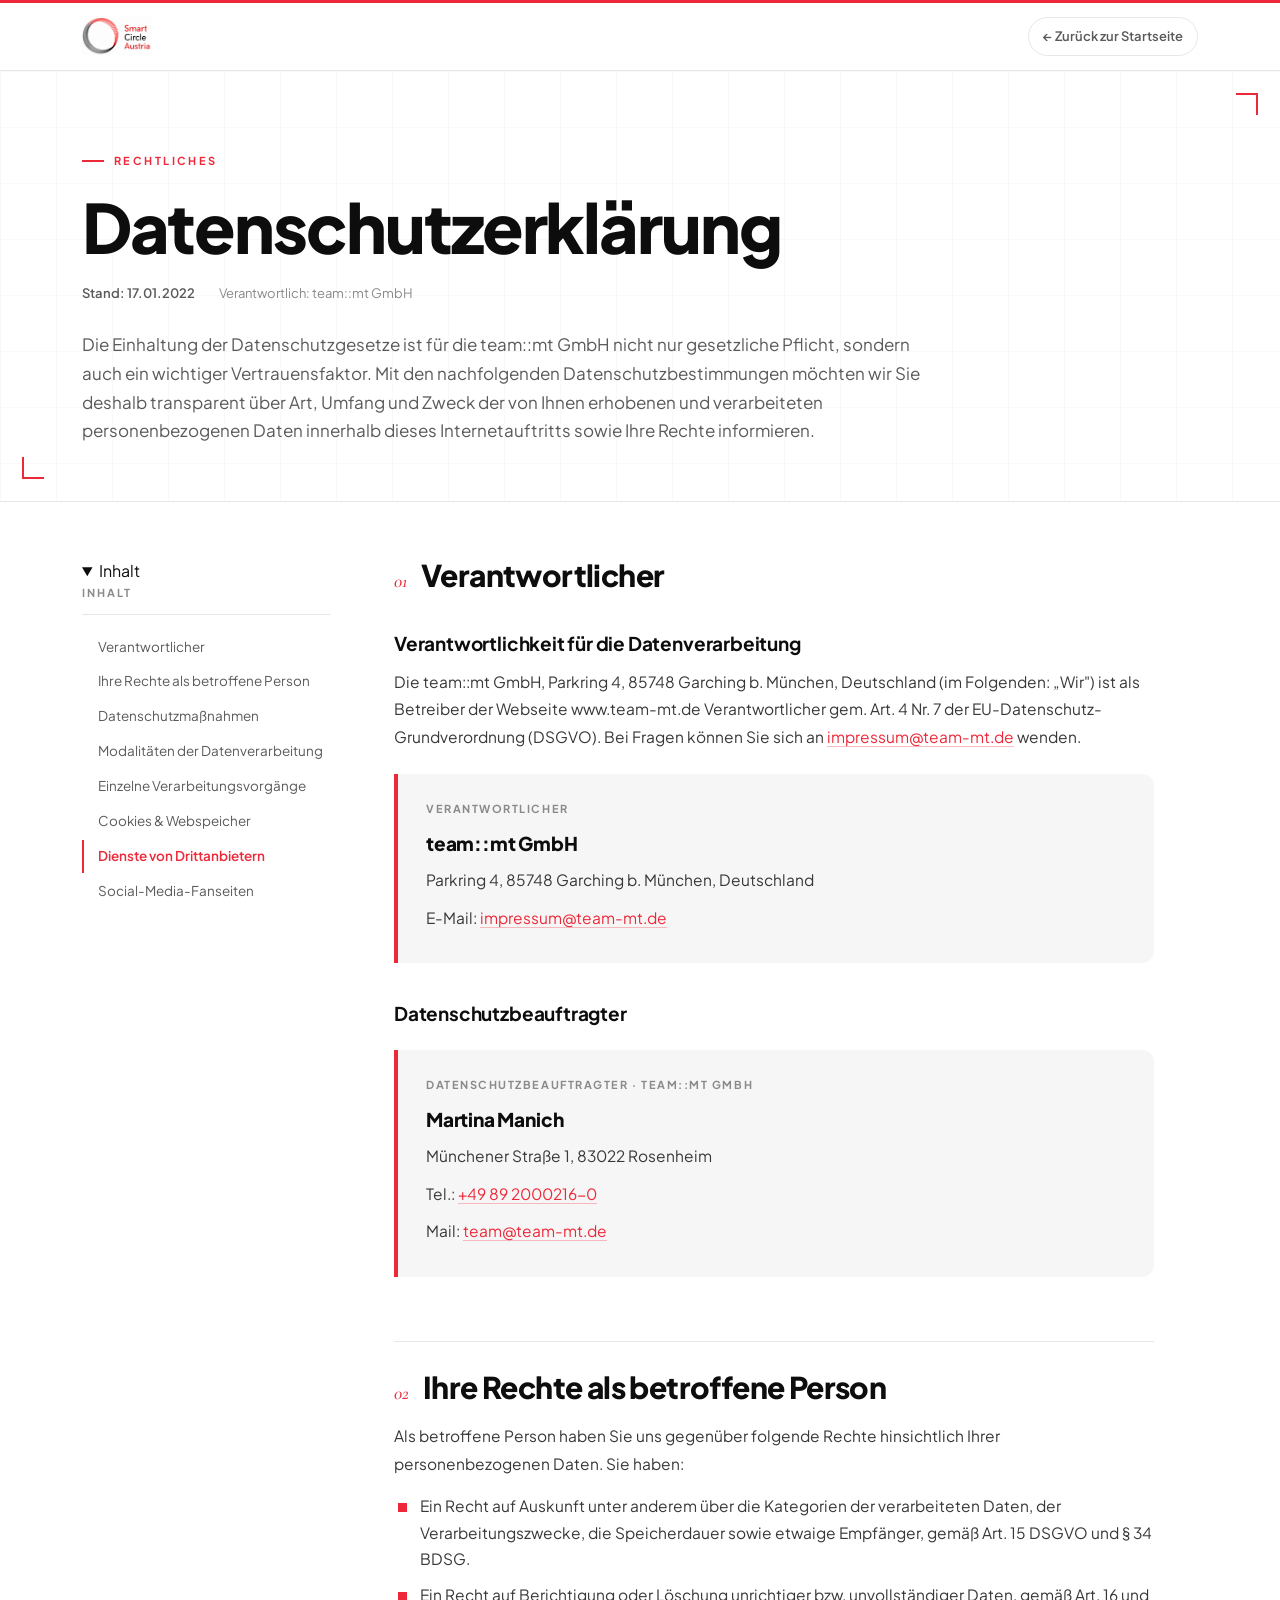
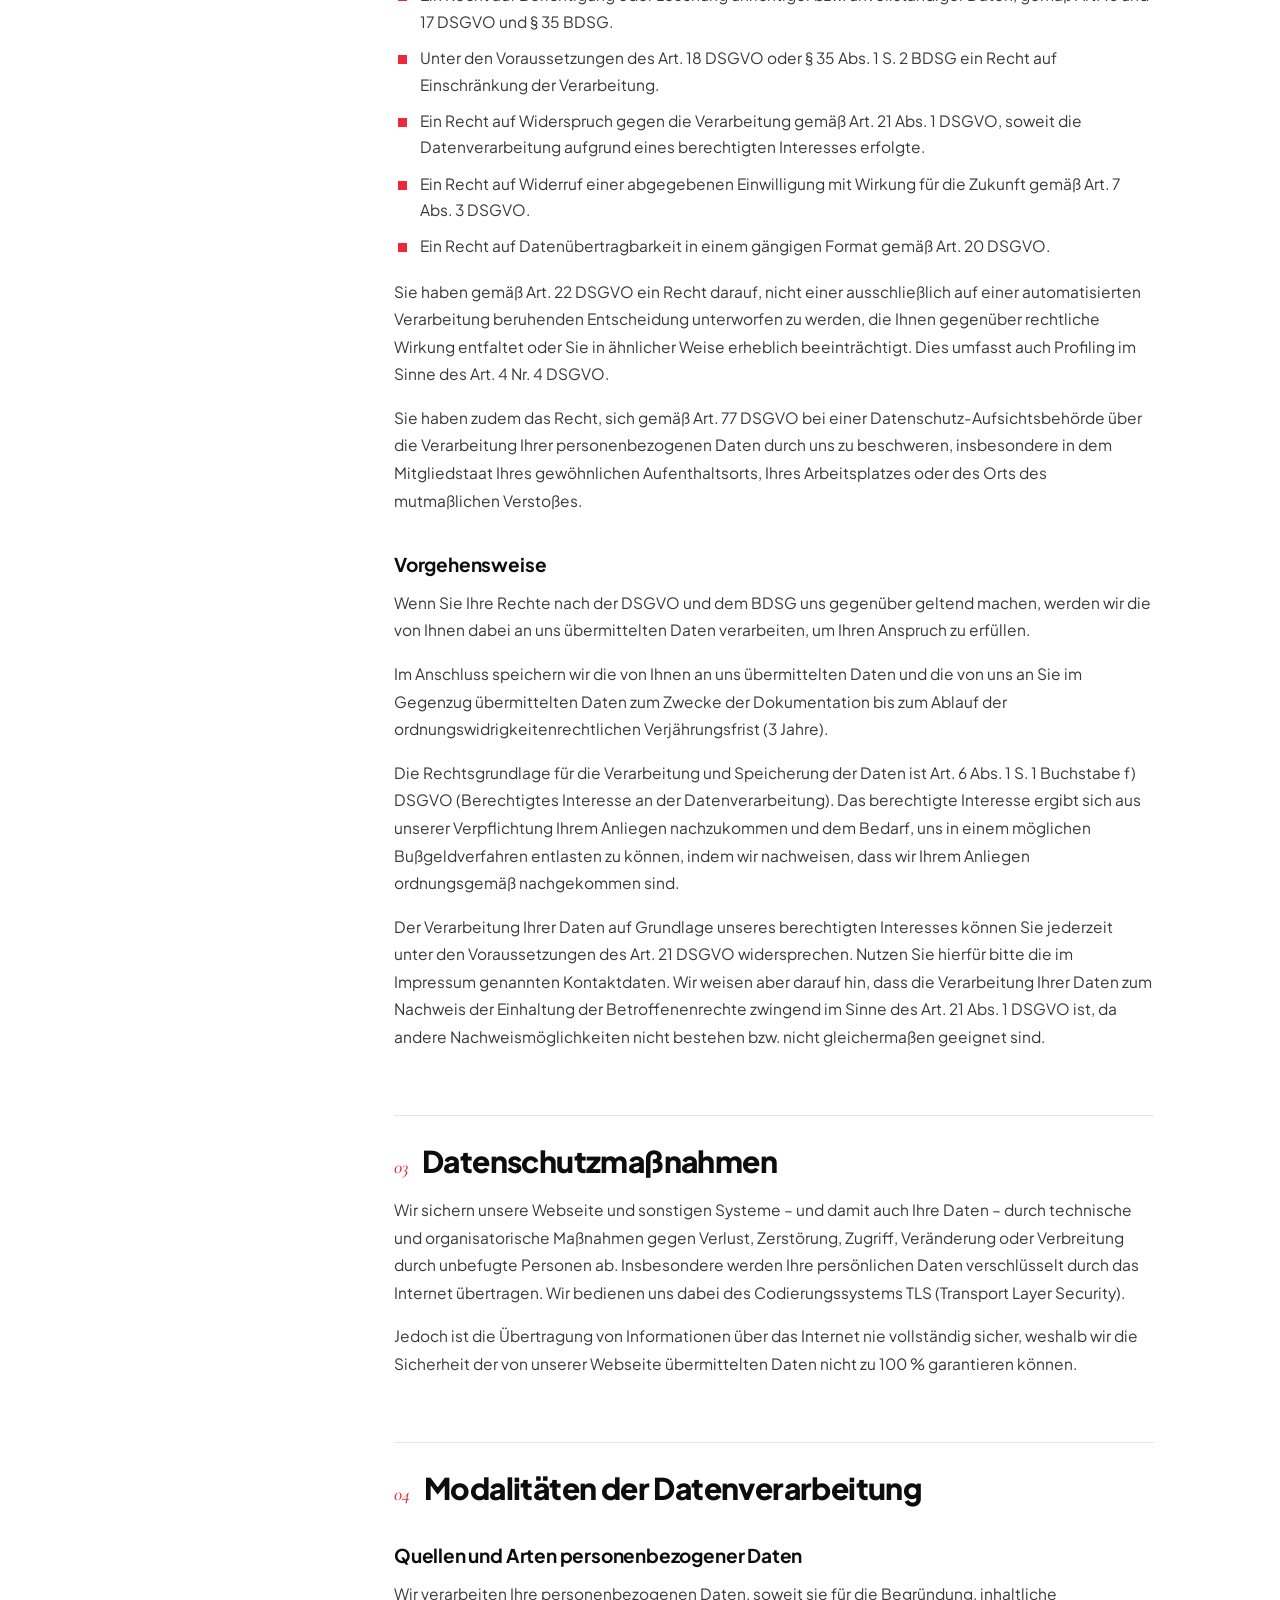
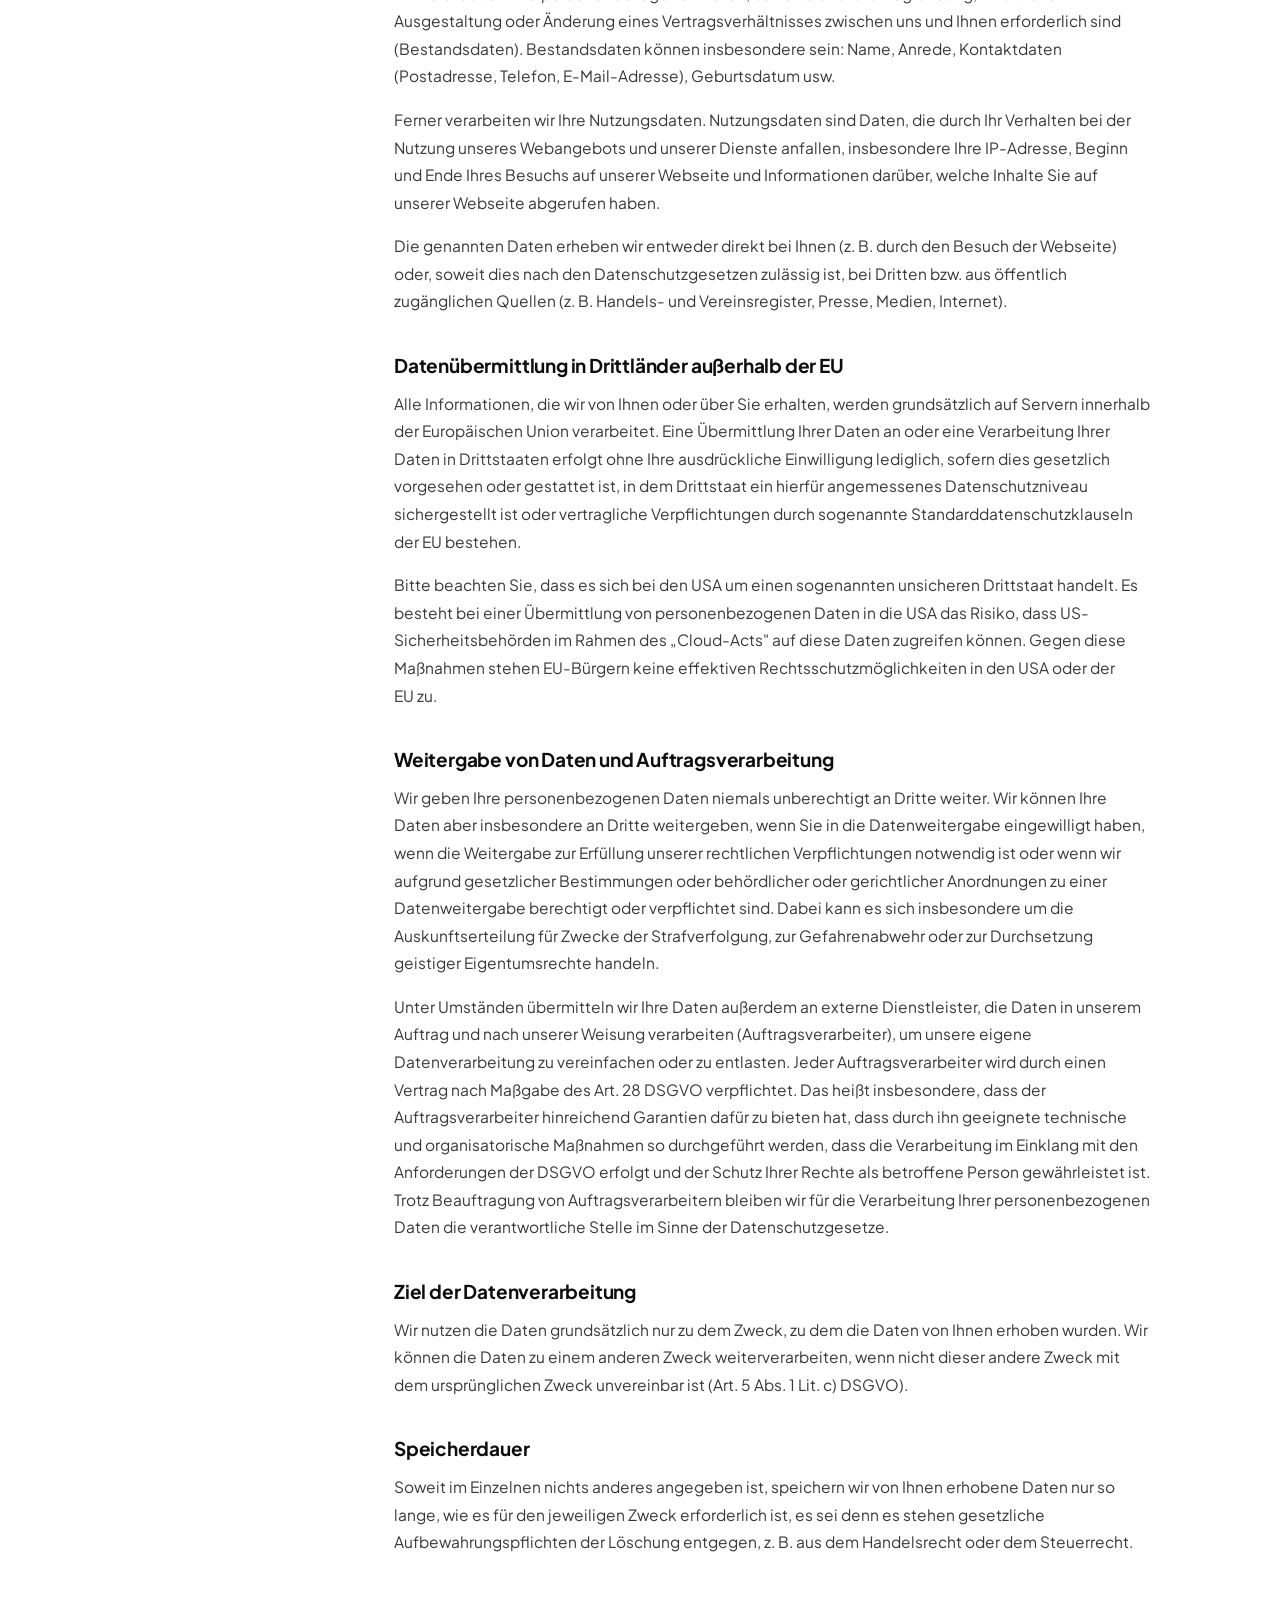
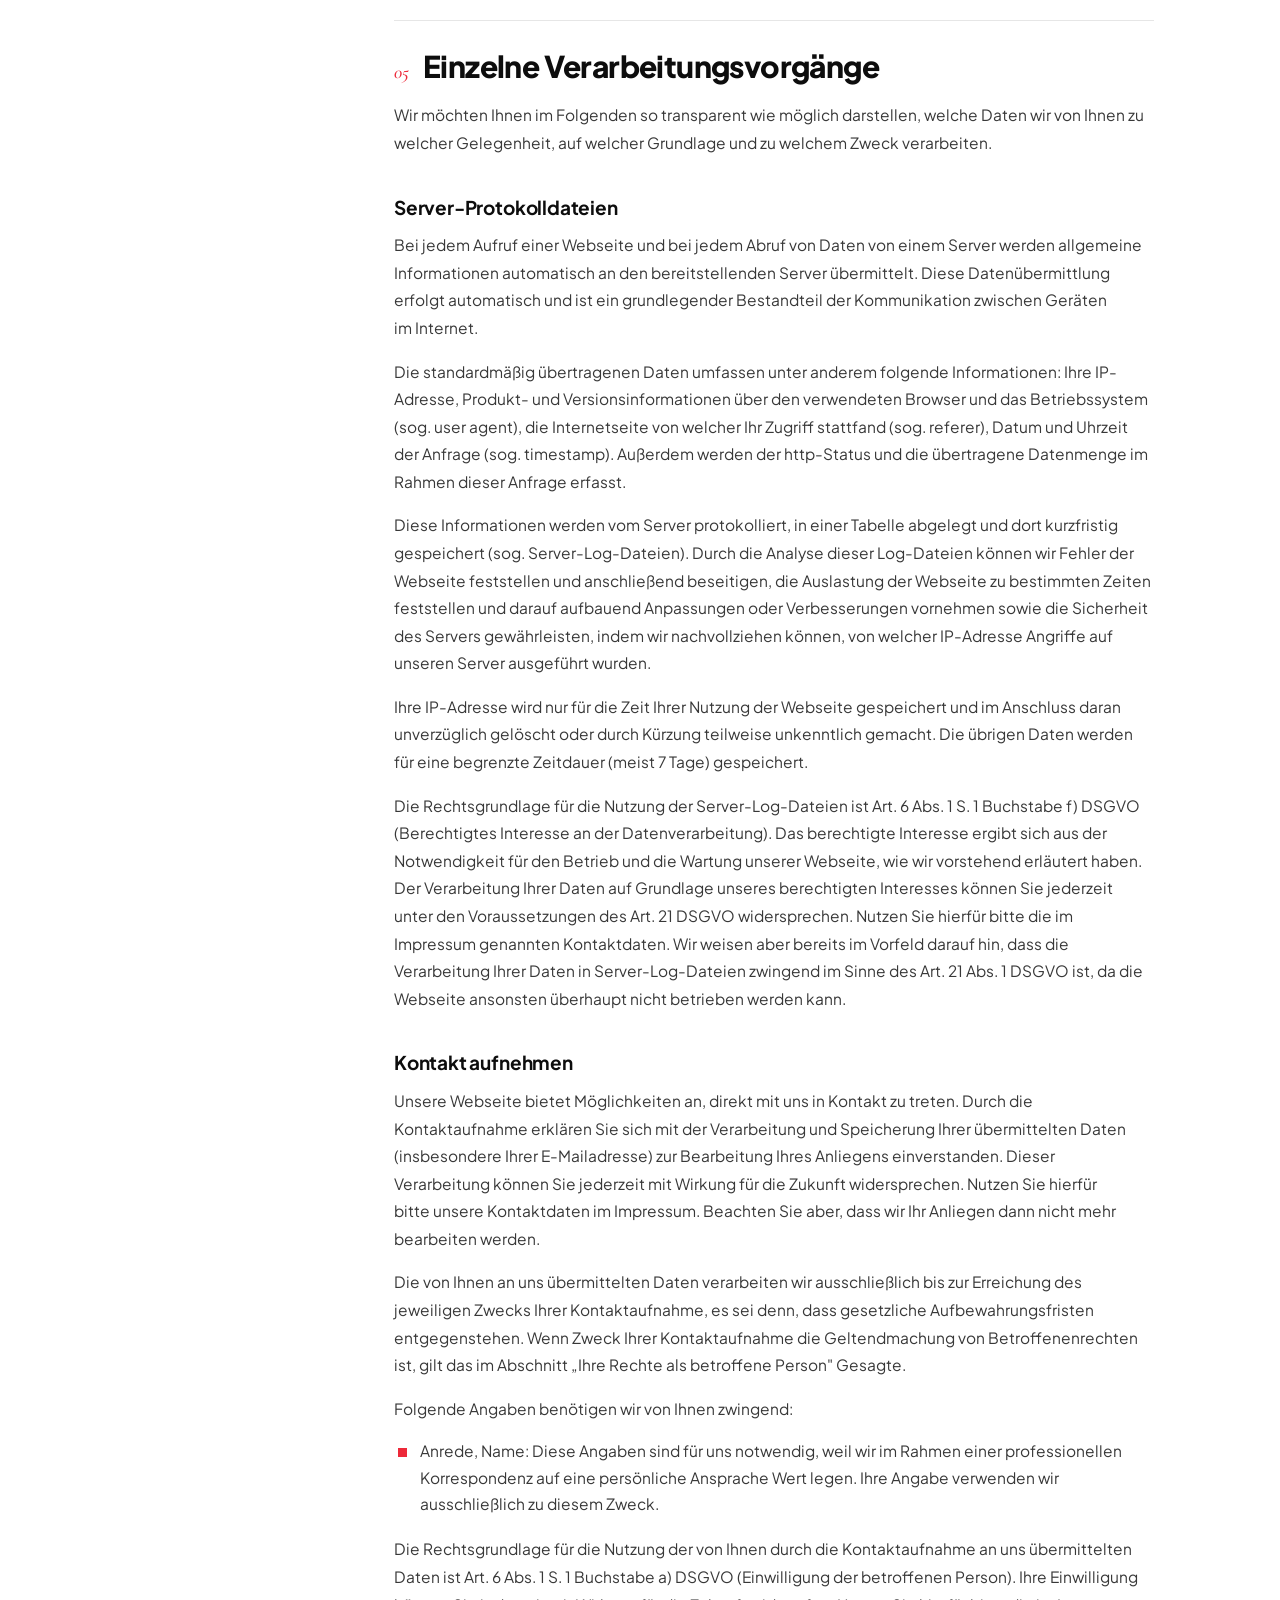
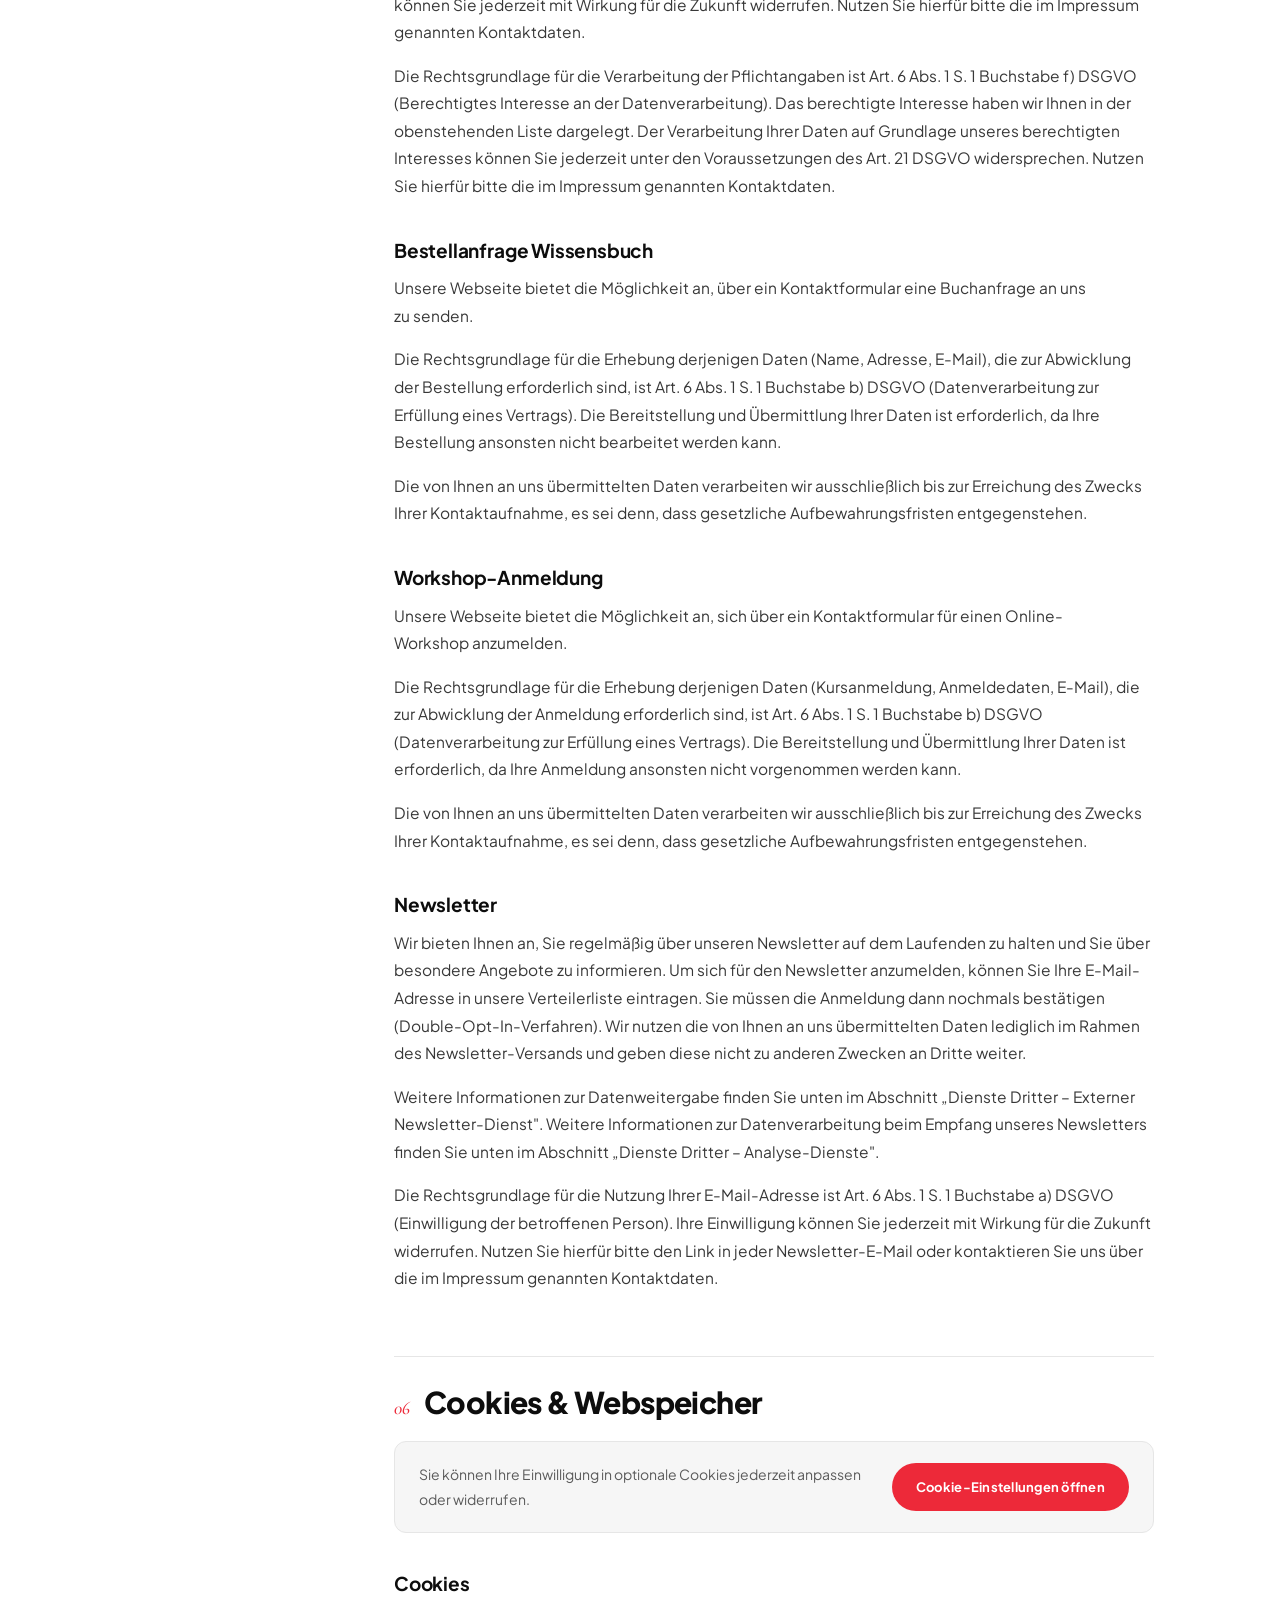
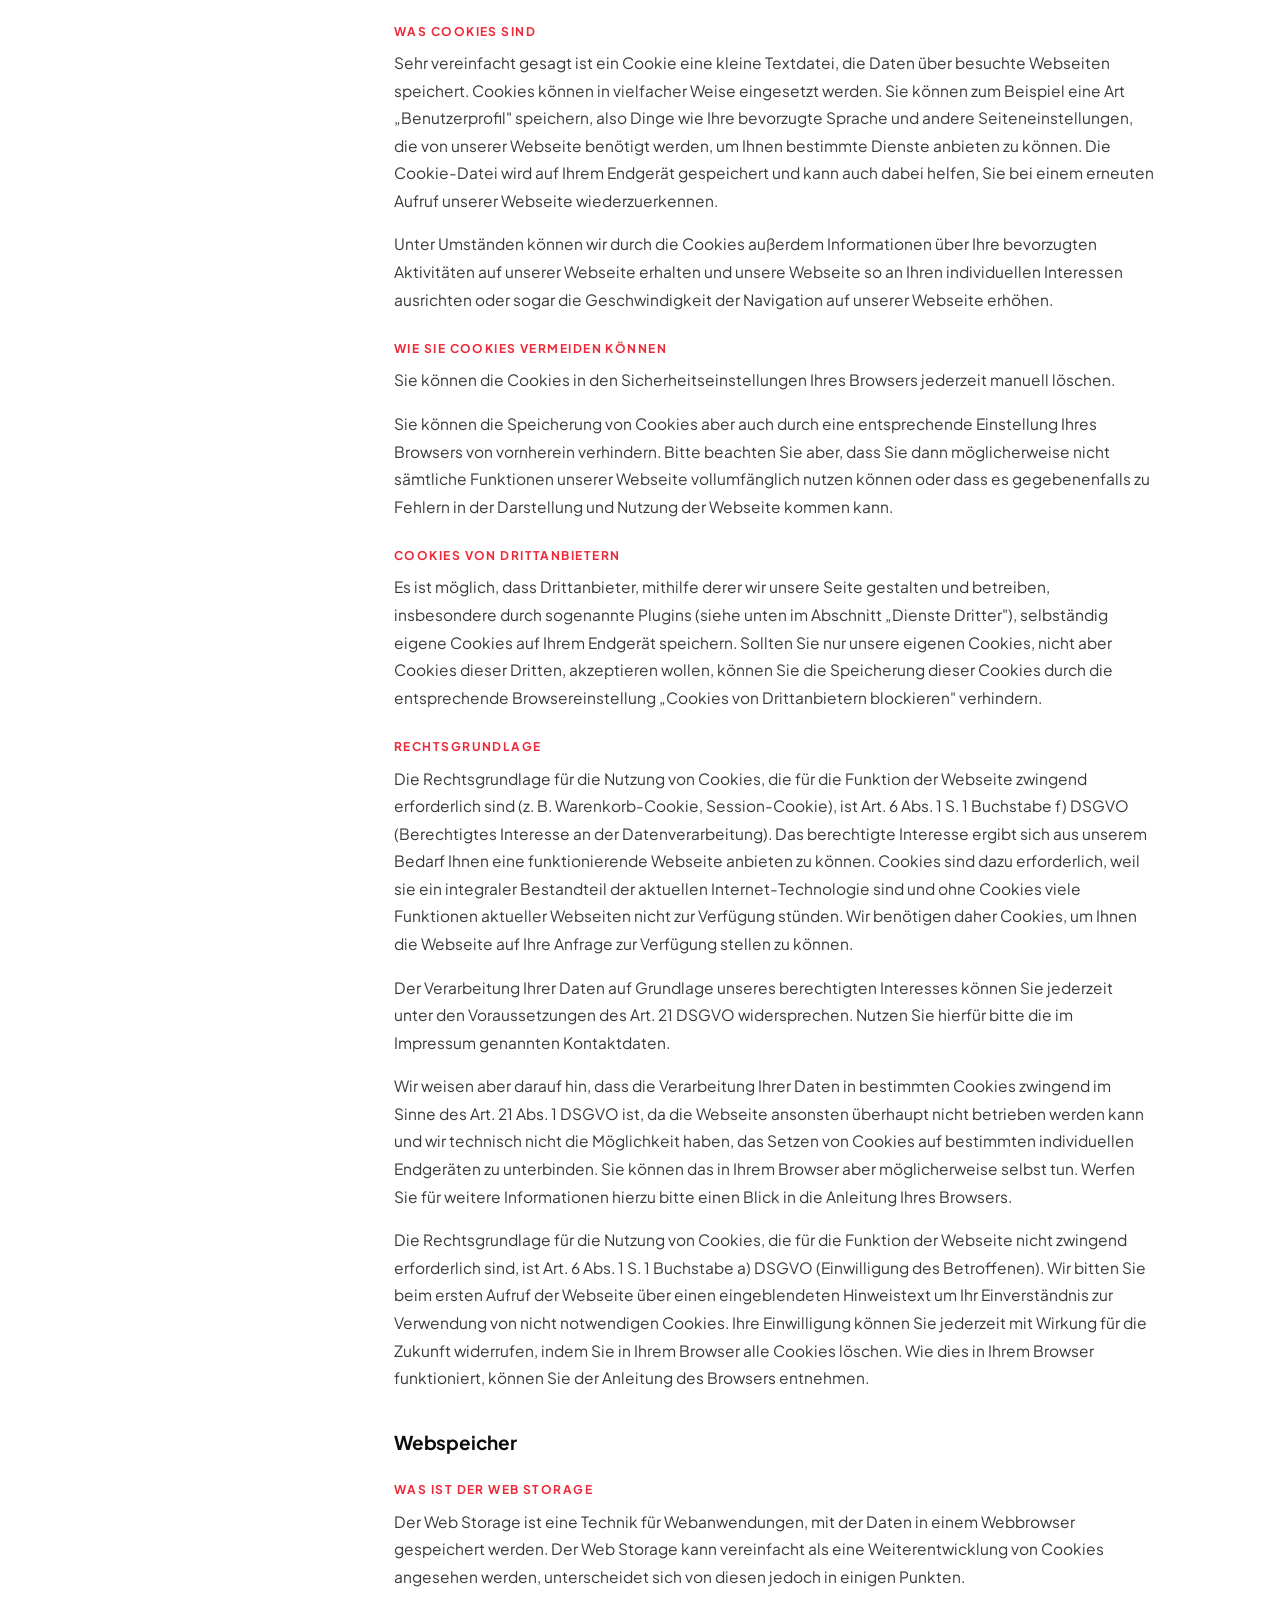
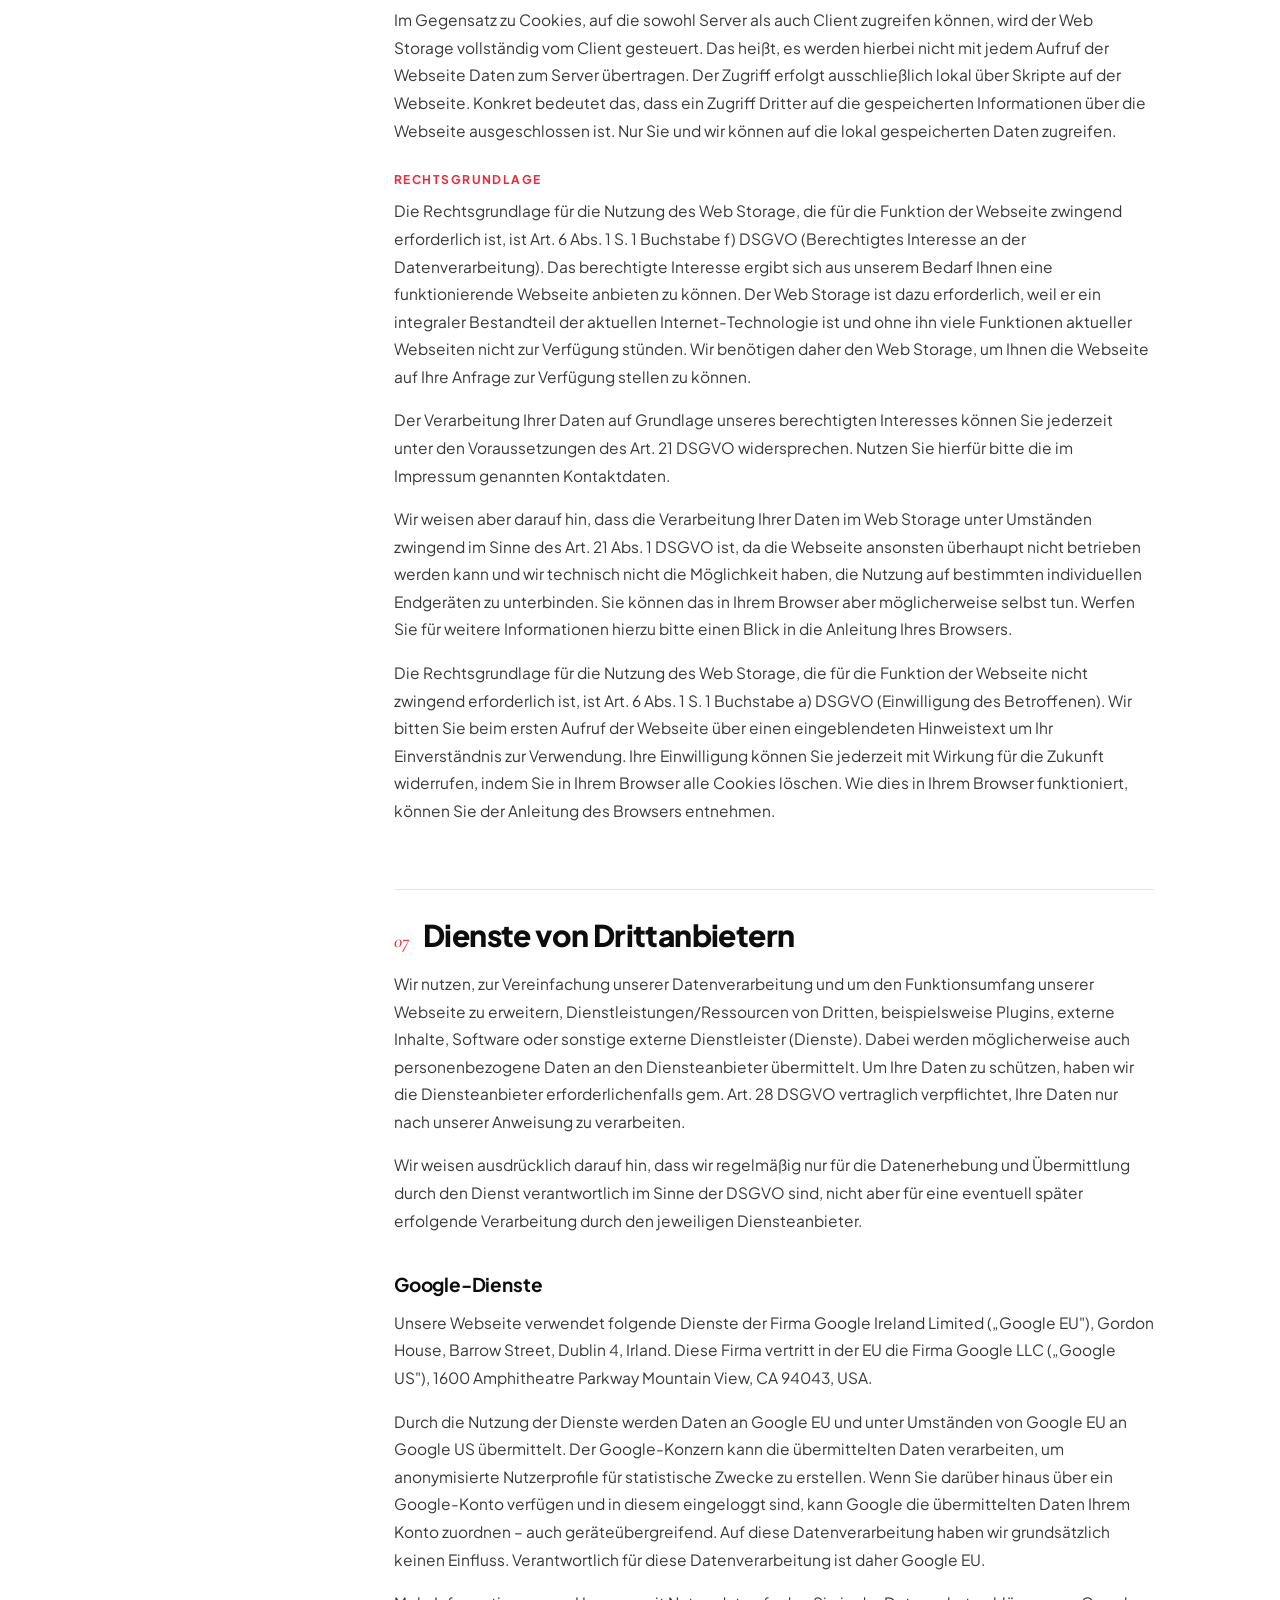
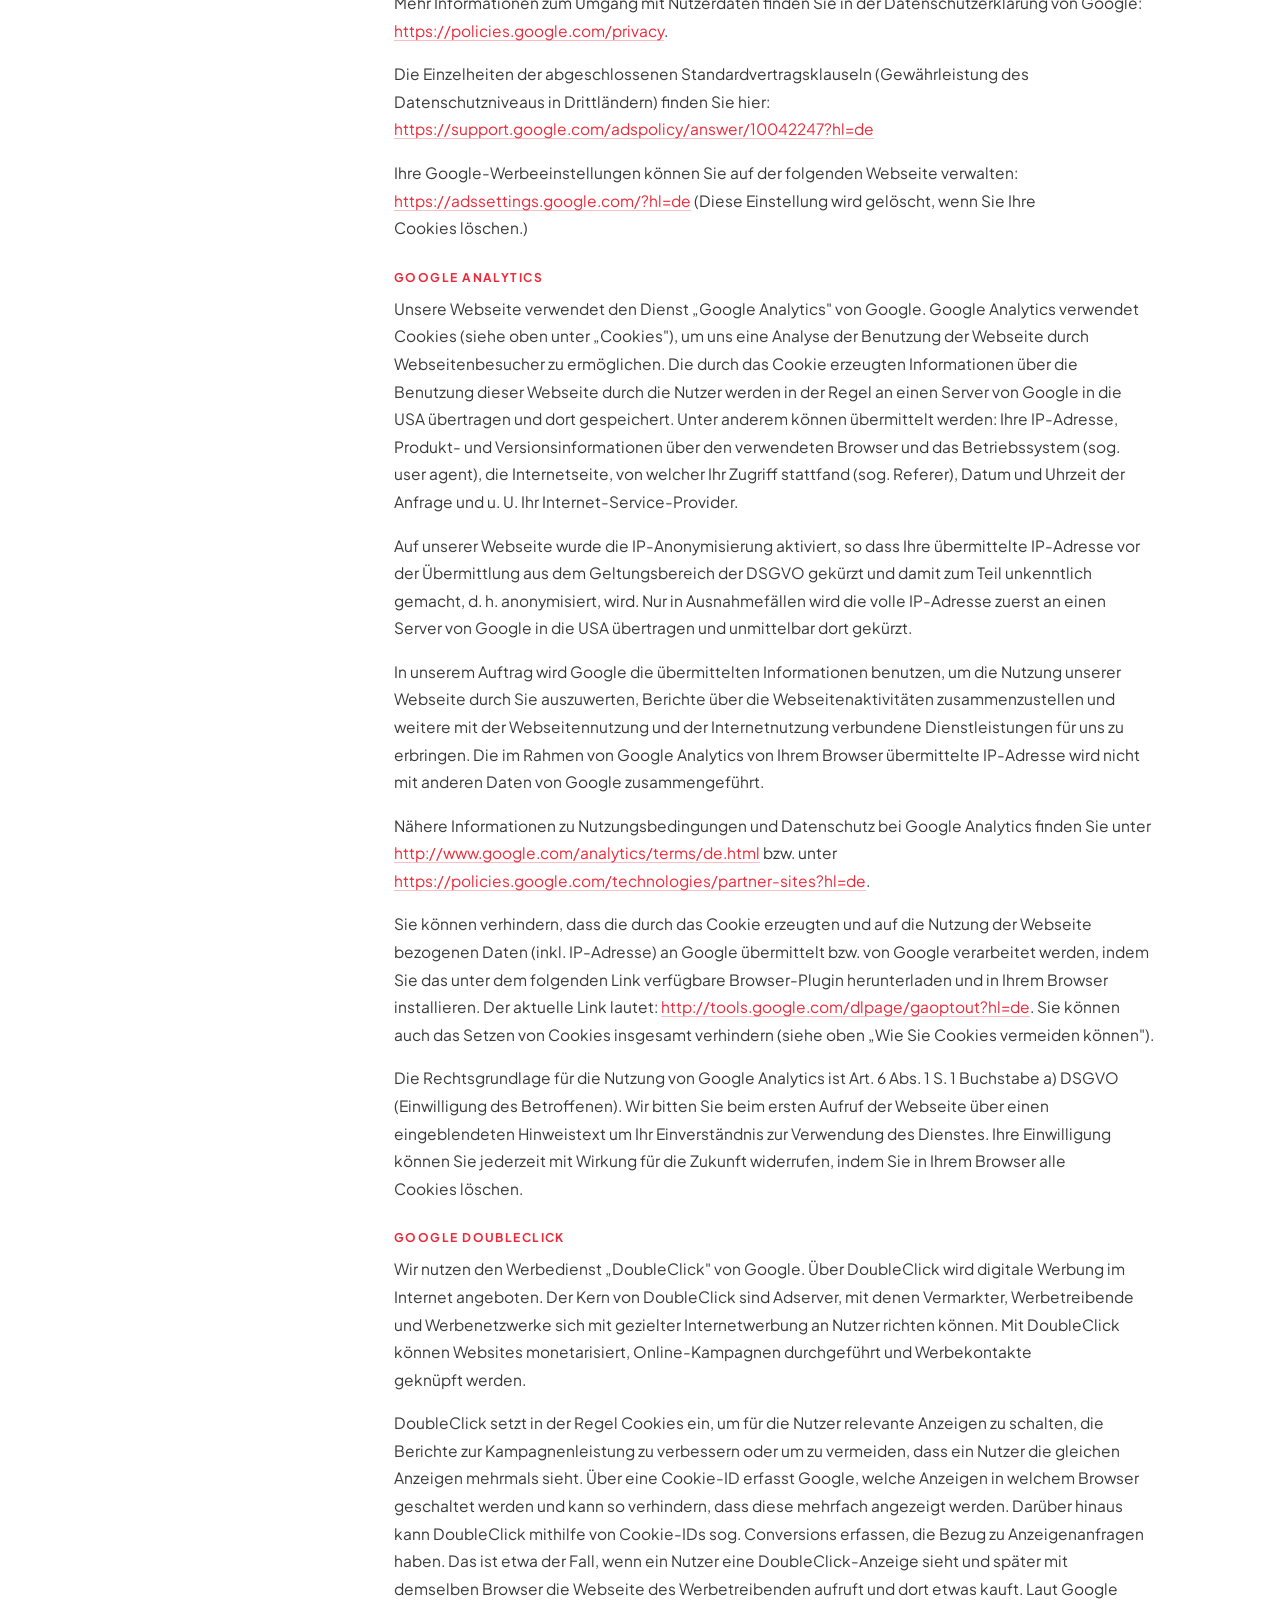
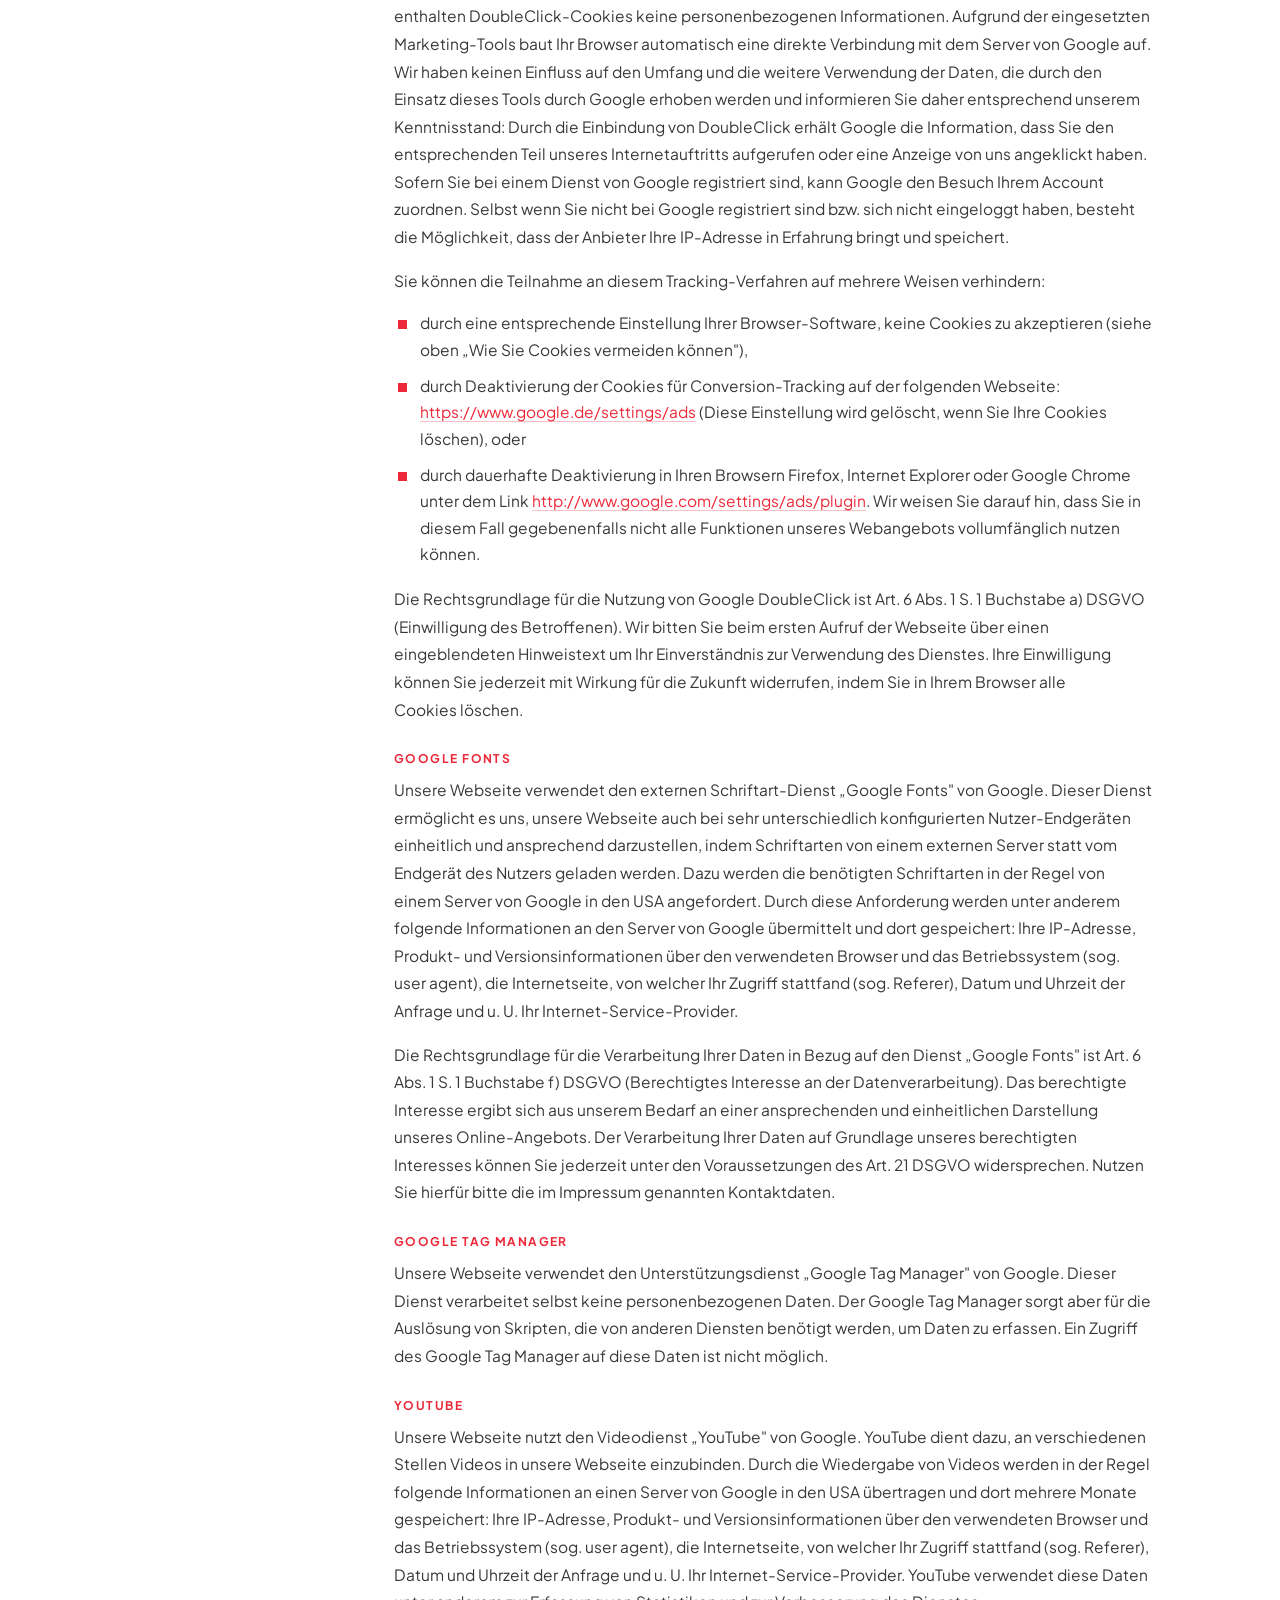
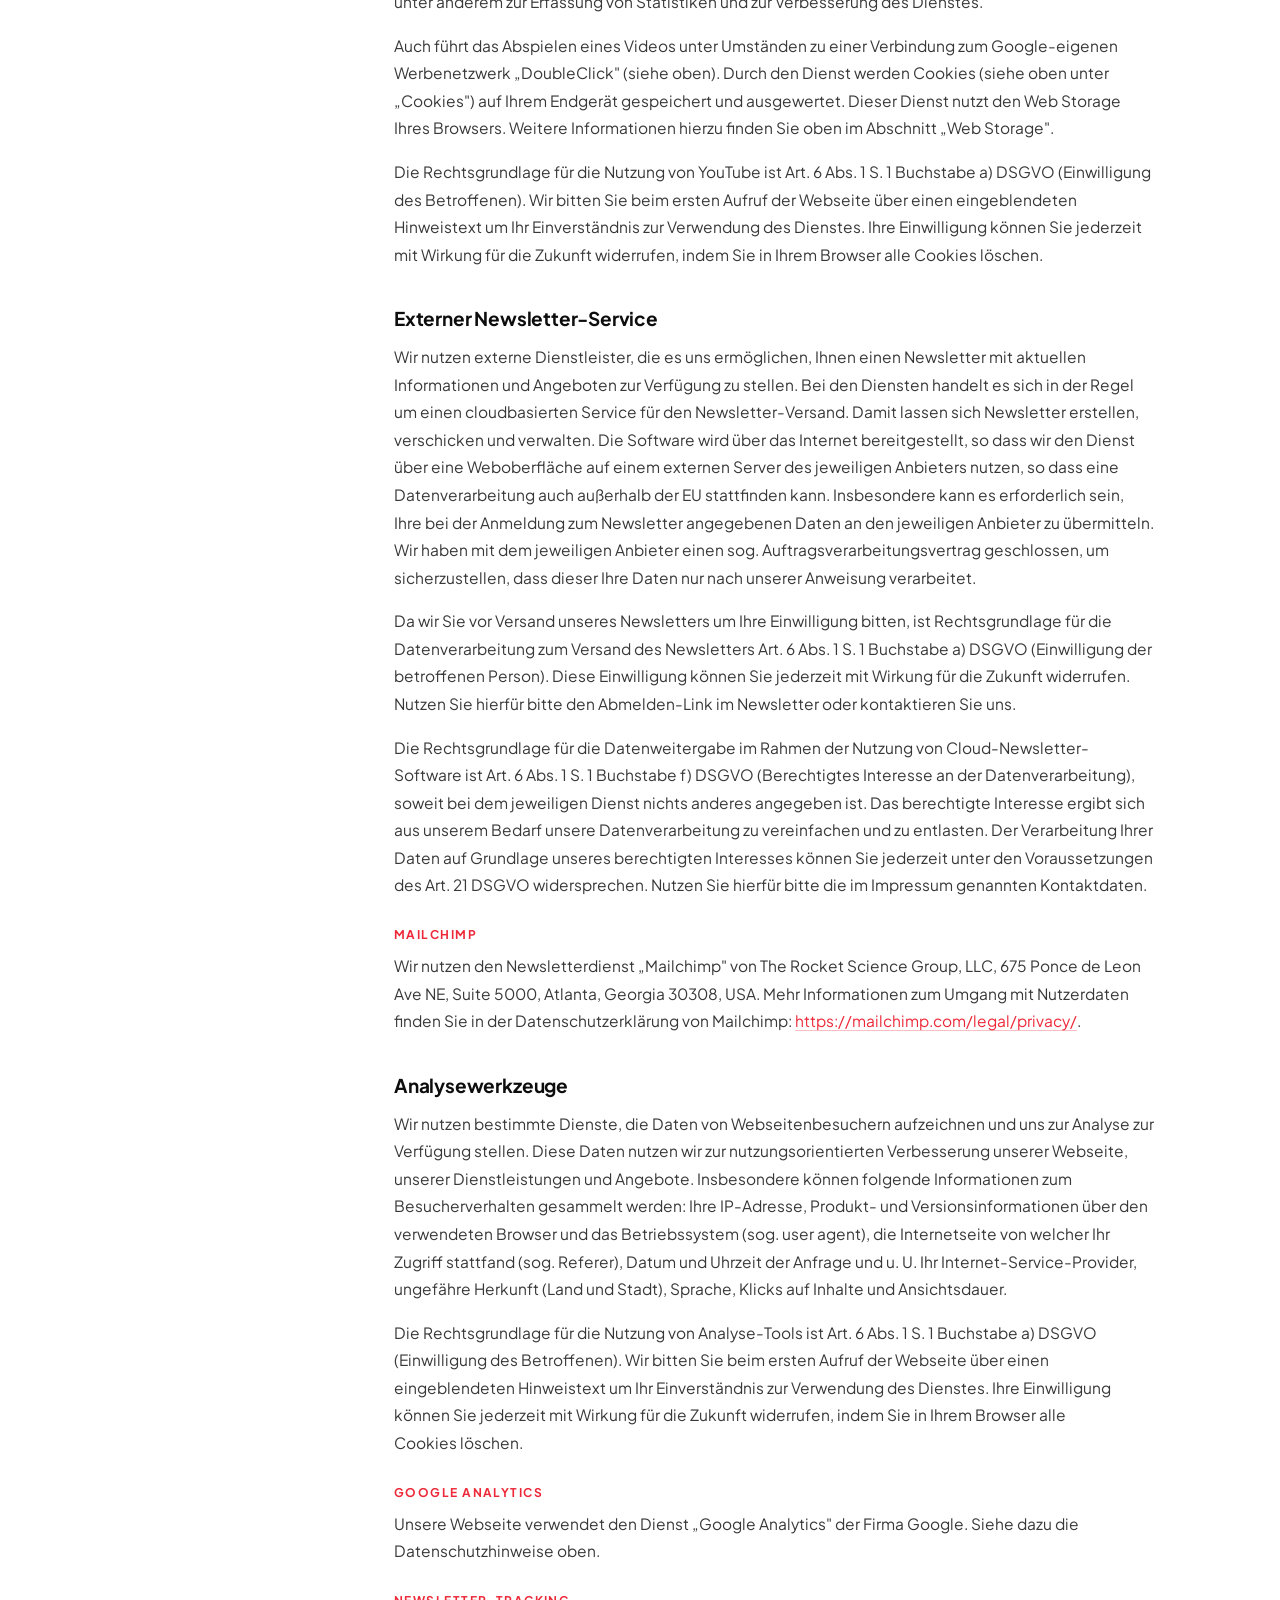
<file: datenschutz.html>
<!DOCTYPE html>
<html lang="de">
<head>
<meta charset="UTF-8">
<meta name="viewport" content="width=device-width, initial-scale=1.0">
<title>Datenschutzerklärung — Smart Circle Austria</title>
<meta name="description" content="Datenschutzerklärung der team::mt GmbH für den Internetauftritt Smart Circle Austria.">
<link rel="preconnect" href="https://fonts.googleapis.com">
<link rel="preconnect" href="https://fonts.gstatic.com" crossorigin>
<link href="https://fonts.googleapis.com/css2?family=Plus+Jakarta+Sans:wght@300;400;500;600;700;800&family=Cormorant+Garamond:ital,wght@1,400;1,500;1,600&display=swap" rel="stylesheet">
<link rel="stylesheet" href="legal.css">
</head>
<body>

<!-- ── Top bar ───────────────────────────────────────────────────── -->
<header class="lg-topbar">
  <div class="lg-topbar-inner">
    <a class="lg-brand" href="index.html" aria-label="Zur Startseite">
      <img src="uploads/Smart-Circle-Austria-Logo-1.png" alt="Smart Circle Austria">
    </a>
    <a class="lg-back" href="index.html">← Zurück zur Startseite</a>
  </div>
</header>

<!-- ── Header band ───────────────────────────────────────────────── -->
<div class="lg-header">
  <span class="lg-tick lg-tick-tr"></span>
  <span class="lg-tick lg-tick-bl"></span>
  <div class="lg-header-inner">
    <span class="lg-eyebrow">Rechtliches</span>
    <h1>Datenschutz&shy;erklärung</h1>
    <div class="lg-meta">
      <span class="lg-stand">Stand: 17.01.2022</span>
      <span>Verantwortlich: team::mt GmbH</span>
    </div>
    <p class="lg-lead">
      Die Einhaltung der Datenschutzgesetze ist für die team::mt GmbH nicht nur gesetzliche Pflicht,
      sondern auch ein wichtiger Vertrauensfaktor. Mit den nachfolgenden Datenschutzbestimmungen möchten
      wir Sie deshalb transparent über Art, Umfang und Zweck der von Ihnen erhobenen und verarbeiteten
      personenbezogenen Daten innerhalb dieses Internetauftritts sowie Ihre Rechte informieren.
    </p>
  </div>
</div>

<!-- ── Layout ────────────────────────────────────────────────────── -->
<div class="lg-wrap">

  <!-- TOC -->
  <nav class="lg-toc" aria-label="Inhaltsübersicht">
    <details class="lg-toc-details" open>
      <summary>Inhalt</summary>
      <div class="lg-toc-label">Inhalt</div>
      <ul>
        <li><a href="#verantwortlich">Verantwortlicher</a></li>
        <li><a href="#rechte">Ihre Rechte als betroffene Person</a></li>
        <li><a href="#massnahmen">Datenschutzmaßnahmen</a></li>
        <li><a href="#modalitaeten">Modalitäten der Datenverarbeitung</a></li>
        <li><a href="#verarbeitung">Einzelne Verarbeitungsvorgänge</a></li>
        <li><a href="#cookies">Cookies & Webspeicher</a></li>
        <li><a href="#drittanbieter">Dienste von Drittanbietern</a></li>
        <li><a href="#social">Social-Media-Fanseiten</a></li>
      </ul>
    </details>
  </nav>

  <!-- Content -->
  <main class="lg-content">

    <!-- 1 — Verantwortlicher -->
    <section id="verantwortlich">
      <h2><span class="lg-num">01</span>Verantwortlicher</h2>
      <h3>Verantwortlichkeit für die Datenverarbeitung</h3>
      <p>
        Die team::mt GmbH, Parkring 4, 85748 Garching b. München, Deutschland (im Folgenden: „Wir") ist
        als Betreiber der Webseite www.team-mt.de Verantwortlicher gem. Art. 4 Nr. 7 der
        EU-Datenschutz-Grundverordnung (DSGVO). Bei Fragen können Sie sich an
        <a href="mailto:impressum@team-mt.de">impressum@team-mt.de</a> wenden.
      </p>
      <div class="lg-card">
        <div class="lg-card-label">Verantwortlicher</div>
        <div class="lg-card-grid">
          <span class="lg-card-name">team::mt GmbH</span>
          <p>Parkring 4, 85748 Garching b. München, Deutschland</p>
          <p>E-Mail: <a href="mailto:impressum@team-mt.de">impressum@team-mt.de</a></p>
        </div>
      </div>
      <h3>Datenschutzbeauftragter</h3>
      <div class="lg-card">
        <div class="lg-card-label">Datenschutzbeauftragter · team::mt GmbH</div>
        <div class="lg-card-grid">
          <span class="lg-card-name">Martina Manich</span>
          <p>Münchener Straße 1, 83022 Rosenheim</p>
          <p>Tel.: <a href="tel:+49892000216-0">+49 89 2000216-0</a></p>
          <p>Mail: <a href="mailto:team@team-mt.de">team@team-mt.de</a></p>
        </div>
      </div>
    </section>

    <!-- 2 — Betroffenenrechte -->
    <section id="rechte">
      <h2><span class="lg-num">02</span>Ihre Rechte als betroffene Person</h2>
      <p>
        Als betroffene Person haben Sie uns gegenüber folgende Rechte hinsichtlich Ihrer personenbezogenen
        Daten. Sie haben:
      </p>
      <ul>
        <li>Ein Recht auf Auskunft unter anderem über die Kategorien der verarbeiteten Daten, der Verarbeitungszwecke, die Speicherdauer sowie etwaige Empfänger, gemäß Art. 15 DSGVO und § 34 BDSG.</li>
        <li>Ein Recht auf Berichtigung oder Löschung unrichtiger bzw. unvollständiger Daten, gemäß Art. 16 und 17 DSGVO und § 35 BDSG.</li>
        <li>Unter den Voraussetzungen des Art. 18 DSGVO oder § 35 Abs. 1 S. 2 BDSG ein Recht auf Einschränkung der Verarbeitung.</li>
        <li>Ein Recht auf Widerspruch gegen die Verarbeitung gemäß Art. 21 Abs. 1 DSGVO, soweit die Datenverarbeitung aufgrund eines berechtigten Interesses erfolgte.</li>
        <li>Ein Recht auf Widerruf einer abgegebenen Einwilligung mit Wirkung für die Zukunft gemäß Art. 7 Abs. 3 DSGVO.</li>
        <li>Ein Recht auf Datenübertragbarkeit in einem gängigen Format gemäß Art. 20 DSGVO.</li>
      </ul>
      <p>
        Sie haben gemäß Art. 22 DSGVO ein Recht darauf, nicht einer ausschließlich auf einer automatisierten
        Verarbeitung beruhenden Entscheidung unterworfen zu werden, die Ihnen gegenüber rechtliche Wirkung
        entfaltet oder Sie in ähnlicher Weise erheblich beeinträchtigt. Dies umfasst auch Profiling im Sinne
        des Art. 4 Nr. 4 DSGVO.
      </p>
      <p>
        Sie haben zudem das Recht, sich gemäß Art. 77 DSGVO bei einer Datenschutz-Aufsichtsbehörde über die
        Verarbeitung Ihrer personenbezogenen Daten durch uns zu beschweren, insbesondere in dem Mitgliedstaat
        Ihres gewöhnlichen Aufenthaltsorts, Ihres Arbeitsplatzes oder des Orts des mutmaßlichen Verstoßes.
      </p>
      <h3>Vorgehensweise</h3>
      <p>
        Wenn Sie Ihre Rechte nach der DSGVO und dem BDSG uns gegenüber geltend machen, werden wir die von
        Ihnen dabei an uns übermittelten Daten verarbeiten, um Ihren Anspruch zu erfüllen.
      </p>
      <p>
        Im Anschluss speichern wir die von Ihnen an uns übermittelten Daten und die von uns an Sie im Gegenzug
        übermittelten Daten zum Zwecke der Dokumentation bis zum Ablauf der ordnungswidrigkeitenrechtlichen
        Verjährungsfrist (3 Jahre).
      </p>
      <p>
        Die Rechtsgrundlage für die Verarbeitung und Speicherung der Daten ist Art. 6 Abs. 1 S. 1 Buchstabe f)
        DSGVO (Berechtigtes Interesse an der Datenverarbeitung). Das berechtigte Interesse ergibt sich aus
        unserer Verpflichtung Ihrem Anliegen nachzukommen und dem Bedarf, uns in einem möglichen
        Bußgeldverfahren entlasten zu können, indem wir nachweisen, dass wir Ihrem Anliegen ordnungsgemäß
        nachgekommen sind.
      </p>
      <p>
        Der Verarbeitung Ihrer Daten auf Grundlage unseres berechtigten Interesses können Sie jederzeit unter
        den Voraussetzungen des Art. 21 DSGVO widersprechen. Nutzen Sie hierfür bitte die im Impressum
        genannten Kontaktdaten. Wir weisen aber darauf hin, dass die Verarbeitung Ihrer Daten zum Nachweis der
        Einhaltung der Betroffenenrechte zwingend im Sinne des Art. 21 Abs. 1 DSGVO ist, da andere
        Nachweismöglichkeiten nicht bestehen bzw. nicht gleichermaßen geeignet sind.
      </p>
    </section>

    <!-- 3 — Datenschutzmaßnahmen -->
    <section id="massnahmen">
      <h2><span class="lg-num">03</span>Datenschutzmaßnahmen</h2>
      <p>
        Wir sichern unsere Webseite und sonstigen Systeme – und damit auch Ihre Daten – durch technische und
        organisatorische Maßnahmen gegen Verlust, Zerstörung, Zugriff, Veränderung oder Verbreitung durch
        unbefugte Personen ab. Insbesondere werden Ihre persönlichen Daten verschlüsselt durch das Internet
        übertragen. Wir bedienen uns dabei des Codierungssystems TLS (Transport Layer Security).
      </p>
      <p>
        Jedoch ist die Übertragung von Informationen über das Internet nie vollständig sicher, weshalb wir die
        Sicherheit der von unserer Webseite übermittelten Daten nicht zu 100 % garantieren können.
      </p>
    </section>

    <!-- 4 — Modalitäten -->
    <section id="modalitaeten">
      <h2><span class="lg-num">04</span>Modalitäten der Datenverarbeitung</h2>
      <h3>Quellen und Arten personenbezogener Daten</h3>
      <p>
        Wir verarbeiten Ihre personenbezogenen Daten, soweit sie für die Begründung, inhaltliche Ausgestaltung
        oder Änderung eines Vertragsverhältnisses zwischen uns und Ihnen erforderlich sind (Bestandsdaten).
        Bestandsdaten können insbesondere sein: Name, Anrede, Kontaktdaten (Postadresse, Telefon,
        E-Mail-Adresse), Geburtsdatum usw.
      </p>
      <p>
        Ferner verarbeiten wir Ihre Nutzungsdaten. Nutzungsdaten sind Daten, die durch Ihr Verhalten bei der
        Nutzung unseres Webangebots und unserer Dienste anfallen, insbesondere Ihre IP-Adresse, Beginn und Ende
        Ihres Besuchs auf unserer Webseite und Informationen darüber, welche Inhalte Sie auf unserer Webseite
        abgerufen haben.
      </p>
      <p>
        Die genannten Daten erheben wir entweder direkt bei Ihnen (z. B. durch den Besuch der Webseite) oder,
        soweit dies nach den Datenschutzgesetzen zulässig ist, bei Dritten bzw. aus öffentlich zugänglichen
        Quellen (z. B. Handels- und Vereinsregister, Presse, Medien, Internet).
      </p>
      <h3>Datenübermittlung in Drittländer außerhalb der EU</h3>
      <p>
        Alle Informationen, die wir von Ihnen oder über Sie erhalten, werden grundsätzlich auf Servern
        innerhalb der Europäischen Union verarbeitet. Eine Übermittlung Ihrer Daten an oder eine Verarbeitung
        Ihrer Daten in Drittstaaten erfolgt ohne Ihre ausdrückliche Einwilligung lediglich, sofern dies
        gesetzlich vorgesehen oder gestattet ist, in dem Drittstaat ein hierfür angemessenes Datenschutzniveau
        sichergestellt ist oder vertragliche Verpflichtungen durch sogenannte Standarddatenschutzklauseln der EU
        bestehen.
      </p>
      <p>
        Bitte beachten Sie, dass es sich bei den USA um einen sogenannten unsicheren Drittstaat handelt. Es
        besteht bei einer Übermittlung von personenbezogenen Daten in die USA das Risiko, dass
        US-Sicherheitsbehörden im Rahmen des „Cloud-Acts" auf diese Daten zugreifen können. Gegen diese
        Maßnahmen stehen EU-Bürgern keine effektiven Rechtsschutzmöglichkeiten in den USA oder der EU zu.
      </p>
      <h3>Weitergabe von Daten und Auftragsverarbeitung</h3>
      <p>
        Wir geben Ihre personenbezogenen Daten niemals unberechtigt an Dritte weiter. Wir können Ihre Daten aber
        insbesondere an Dritte weitergeben, wenn Sie in die Datenweitergabe eingewilligt haben, wenn die
        Weitergabe zur Erfüllung unserer rechtlichen Verpflichtungen notwendig ist oder wenn wir aufgrund
        gesetzlicher Bestimmungen oder behördlicher oder gerichtlicher Anordnungen zu einer Datenweitergabe
        berechtigt oder verpflichtet sind. Dabei kann es sich insbesondere um die Auskunftserteilung für Zwecke
        der Strafverfolgung, zur Gefahrenabwehr oder zur Durchsetzung geistiger Eigentumsrechte handeln.
      </p>
      <p>
        Unter Umständen übermitteln wir Ihre Daten außerdem an externe Dienstleister, die Daten in unserem
        Auftrag und nach unserer Weisung verarbeiten (Auftragsverarbeiter), um unsere eigene Datenverarbeitung
        zu vereinfachen oder zu entlasten. Jeder Auftragsverarbeiter wird durch einen Vertrag nach Maßgabe des
        Art. 28 DSGVO verpflichtet. Das heißt insbesondere, dass der Auftragsverarbeiter hinreichend Garantien
        dafür zu bieten hat, dass durch ihn geeignete technische und organisatorische Maßnahmen so durchgeführt
        werden, dass die Verarbeitung im Einklang mit den Anforderungen der DSGVO erfolgt und der Schutz Ihrer
        Rechte als betroffene Person gewährleistet ist. Trotz Beauftragung von Auftragsverarbeitern bleiben wir
        für die Verarbeitung Ihrer personenbezogenen Daten die verantwortliche Stelle im Sinne der
        Datenschutzgesetze.
      </p>
      <h3>Ziel der Datenverarbeitung</h3>
      <p>
        Wir nutzen die Daten grundsätzlich nur zu dem Zweck, zu dem die Daten von Ihnen erhoben wurden. Wir
        können die Daten zu einem anderen Zweck weiterverarbeiten, wenn nicht dieser andere Zweck mit dem
        ursprünglichen Zweck unvereinbar ist (Art. 5 Abs. 1 Lit. c) DSGVO).
      </p>
      <h3>Speicherdauer</h3>
      <p>
        Soweit im Einzelnen nichts anderes angegeben ist, speichern wir von Ihnen erhobene Daten nur so lange,
        wie es für den jeweiligen Zweck erforderlich ist, es sei denn es stehen gesetzliche
        Aufbewahrungspflichten der Löschung entgegen, z. B. aus dem Handelsrecht oder dem Steuerrecht.
      </p>
    </section>

    <!-- 5 — Einzelne Verarbeitungsvorgänge -->
    <section id="verarbeitung">
      <h2><span class="lg-num">05</span>Einzelne Verarbeitungsvorgänge</h2>
      <p>
        Wir möchten Ihnen im Folgenden so transparent wie möglich darstellen, welche Daten wir von Ihnen zu
        welcher Gelegenheit, auf welcher Grundlage und zu welchem Zweck verarbeiten.
      </p>

      <h3>Server-Protokolldateien</h3>
      <p>
        Bei jedem Aufruf einer Webseite und bei jedem Abruf von Daten von einem Server werden allgemeine
        Informationen automatisch an den bereitstellenden Server übermittelt. Diese Datenübermittlung erfolgt
        automatisch und ist ein grundlegender Bestandteil der Kommunikation zwischen Geräten im Internet.
      </p>
      <p>
        Die standardmäßig übertragenen Daten umfassen unter anderem folgende Informationen: Ihre IP-Adresse,
        Produkt- und Versionsinformationen über den verwendeten Browser und das Betriebssystem (sog. user
        agent), die Internetseite von welcher Ihr Zugriff stattfand (sog. referer), Datum und Uhrzeit der
        Anfrage (sog. timestamp). Außerdem werden der http-Status und die übertragene Datenmenge im Rahmen
        dieser Anfrage erfasst.
      </p>
      <p>
        Diese Informationen werden vom Server protokolliert, in einer Tabelle abgelegt und dort kurzfristig
        gespeichert (sog. Server-Log-Dateien). Durch die Analyse dieser Log-Dateien können wir Fehler der
        Webseite feststellen und anschließend beseitigen, die Auslastung der Webseite zu bestimmten Zeiten
        feststellen und darauf aufbauend Anpassungen oder Verbesserungen vornehmen sowie die Sicherheit des
        Servers gewährleisten, indem wir nachvollziehen können, von welcher IP-Adresse Angriffe auf unseren
        Server ausgeführt wurden.
      </p>
      <p>
        Ihre IP-Adresse wird nur für die Zeit Ihrer Nutzung der Webseite gespeichert und im Anschluss daran
        unverzüglich gelöscht oder durch Kürzung teilweise unkenntlich gemacht. Die übrigen Daten werden für
        eine begrenzte Zeitdauer (meist 7 Tage) gespeichert.
      </p>
      <p>
        Die Rechtsgrundlage für die Nutzung der Server-Log-Dateien ist Art. 6 Abs. 1 S. 1 Buchstabe f) DSGVO
        (Berechtigtes Interesse an der Datenverarbeitung). Das berechtigte Interesse ergibt sich aus der
        Notwendigkeit für den Betrieb und die Wartung unserer Webseite, wie wir vorstehend erläutert haben. Der
        Verarbeitung Ihrer Daten auf Grundlage unseres berechtigten Interesses können Sie jederzeit unter den
        Voraussetzungen des Art. 21 DSGVO widersprechen. Nutzen Sie hierfür bitte die im Impressum genannten
        Kontaktdaten. Wir weisen aber bereits im Vorfeld darauf hin, dass die Verarbeitung Ihrer Daten in
        Server-Log-Dateien zwingend im Sinne des Art. 21 Abs. 1 DSGVO ist, da die Webseite ansonsten überhaupt
        nicht betrieben werden kann.
      </p>

      <h3>Kontakt aufnehmen</h3>
      <p>
        Unsere Webseite bietet Möglichkeiten an, direkt mit uns in Kontakt zu treten. Durch die Kontaktaufnahme
        erklären Sie sich mit der Verarbeitung und Speicherung Ihrer übermittelten Daten (insbesondere Ihrer
        E-Mailadresse) zur Bearbeitung Ihres Anliegens einverstanden. Dieser Verarbeitung können Sie jederzeit
        mit Wirkung für die Zukunft widersprechen. Nutzen Sie hierfür bitte unsere Kontaktdaten im Impressum.
        Beachten Sie aber, dass wir Ihr Anliegen dann nicht mehr bearbeiten werden.
      </p>
      <p>
        Die von Ihnen an uns übermittelten Daten verarbeiten wir ausschließlich bis zur Erreichung des
        jeweiligen Zwecks Ihrer Kontaktaufnahme, es sei denn, dass gesetzliche Aufbewahrungsfristen
        entgegenstehen. Wenn Zweck Ihrer Kontaktaufnahme die Geltendmachung von Betroffenenrechten ist, gilt
        das im Abschnitt „Ihre Rechte als betroffene Person" Gesagte.
      </p>
      <p>Folgende Angaben benötigen wir von Ihnen zwingend:</p>
      <ul>
        <li>Anrede, Name: Diese Angaben sind für uns notwendig, weil wir im Rahmen einer professionellen Korrespondenz auf eine persönliche Ansprache Wert legen. Ihre Angabe verwenden wir ausschließlich zu diesem Zweck.</li>
      </ul>
      <p>
        Die Rechtsgrundlage für die Nutzung der von Ihnen durch die Kontaktaufnahme an uns übermittelten Daten
        ist Art. 6 Abs. 1 S. 1 Buchstabe a) DSGVO (Einwilligung der betroffenen Person). Ihre Einwilligung
        können Sie jederzeit mit Wirkung für die Zukunft widerrufen. Nutzen Sie hierfür bitte die im Impressum
        genannten Kontaktdaten.
      </p>
      <p>
        Die Rechtsgrundlage für die Verarbeitung der Pflichtangaben ist Art. 6 Abs. 1 S. 1 Buchstabe f) DSGVO
        (Berechtigtes Interesse an der Datenverarbeitung). Das berechtigte Interesse haben wir Ihnen in der
        obenstehenden Liste dargelegt. Der Verarbeitung Ihrer Daten auf Grundlage unseres berechtigten
        Interesses können Sie jederzeit unter den Voraussetzungen des Art. 21 DSGVO widersprechen. Nutzen Sie
        hierfür bitte die im Impressum genannten Kontaktdaten.
      </p>

      <h3>Bestellanfrage Wissensbuch</h3>
      <p>
        Unsere Webseite bietet die Möglichkeit an, über ein Kontaktformular eine Buchanfrage an uns zu senden.
      </p>
      <p>
        Die Rechtsgrundlage für die Erhebung derjenigen Daten (Name, Adresse, E-Mail), die zur Abwicklung der
        Bestellung erforderlich sind, ist Art. 6 Abs. 1 S. 1 Buchstabe b) DSGVO (Datenverarbeitung zur
        Erfüllung eines Vertrags). Die Bereitstellung und Übermittlung Ihrer Daten ist erforderlich, da Ihre
        Bestellung ansonsten nicht bearbeitet werden kann.
      </p>
      <p>
        Die von Ihnen an uns übermittelten Daten verarbeiten wir ausschließlich bis zur Erreichung des Zwecks
        Ihrer Kontaktaufnahme, es sei denn, dass gesetzliche Aufbewahrungsfristen entgegenstehen.
      </p>

      <h3>Workshop-Anmeldung</h3>
      <p>
        Unsere Webseite bietet die Möglichkeit an, sich über ein Kontaktformular für einen Online-Workshop
        anzumelden.
      </p>
      <p>
        Die Rechtsgrundlage für die Erhebung derjenigen Daten (Kursanmeldung, Anmeldedaten, E-Mail), die zur
        Abwicklung der Anmeldung erforderlich sind, ist Art. 6 Abs. 1 S. 1 Buchstabe b) DSGVO
        (Datenverarbeitung zur Erfüllung eines Vertrags). Die Bereitstellung und Übermittlung Ihrer Daten ist
        erforderlich, da Ihre Anmeldung ansonsten nicht vorgenommen werden kann.
      </p>
      <p>
        Die von Ihnen an uns übermittelten Daten verarbeiten wir ausschließlich bis zur Erreichung des Zwecks
        Ihrer Kontaktaufnahme, es sei denn, dass gesetzliche Aufbewahrungsfristen entgegenstehen.
      </p>

      <h3>Newsletter</h3>
      <p>
        Wir bieten Ihnen an, Sie regelmäßig über unseren Newsletter auf dem Laufenden zu halten und Sie über
        besondere Angebote zu informieren. Um sich für den Newsletter anzumelden, können Sie Ihre
        E-Mail-Adresse in unsere Verteilerliste eintragen. Sie müssen die Anmeldung dann nochmals bestätigen
        (Double-Opt-In-Verfahren). Wir nutzen die von Ihnen an uns übermittelten Daten lediglich im Rahmen des
        Newsletter-Versands und geben diese nicht zu anderen Zwecken an Dritte weiter.
      </p>
      <p>
        Weitere Informationen zur Datenweitergabe finden Sie unten im Abschnitt „Dienste Dritter – Externer
        Newsletter-Dienst". Weitere Informationen zur Datenverarbeitung beim Empfang unseres Newsletters finden
        Sie unten im Abschnitt „Dienste Dritter – Analyse-Dienste".
      </p>
      <p>
        Die Rechtsgrundlage für die Nutzung Ihrer E-Mail-Adresse ist Art. 6 Abs. 1 S. 1 Buchstabe a) DSGVO
        (Einwilligung der betroffenen Person). Ihre Einwilligung können Sie jederzeit mit Wirkung für die
        Zukunft widerrufen. Nutzen Sie hierfür bitte den Link in jeder Newsletter-E-Mail oder kontaktieren Sie
        uns über die im Impressum genannten Kontaktdaten.
      </p>
    </section>

    <!-- 6 — Cookies & Webspeicher -->
    <section id="cookies">
      <h2><span class="lg-num">06</span>Cookies &amp; Webspeicher</h2>

      <div class="lg-cookie-box">
        <p>Sie können Ihre Einwilligung in optionale Cookies jederzeit anpassen oder widerrufen.</p>
        <a class="lg-btn" href="index.html#cookie-einstellungen">Cookie-Einstellungen öffnen</a>
      </div>

      <h3>Cookies</h3>
      <h4>Was Cookies sind</h4>
      <p>
        Sehr vereinfacht gesagt ist ein Cookie eine kleine Textdatei, die Daten über besuchte Webseiten
        speichert. Cookies können in vielfacher Weise eingesetzt werden. Sie können zum Beispiel eine Art
        „Benutzerprofil" speichern, also Dinge wie Ihre bevorzugte Sprache und andere Seiteneinstellungen, die
        von unserer Webseite benötigt werden, um Ihnen bestimmte Dienste anbieten zu können. Die Cookie-Datei
        wird auf Ihrem Endgerät gespeichert und kann auch dabei helfen, Sie bei einem erneuten Aufruf unserer
        Webseite wiederzuerkennen.
      </p>
      <p>
        Unter Umständen können wir durch die Cookies außerdem Informationen über Ihre bevorzugten Aktivitäten
        auf unserer Webseite erhalten und unsere Webseite so an Ihren individuellen Interessen ausrichten oder
        sogar die Geschwindigkeit der Navigation auf unserer Webseite erhöhen.
      </p>
      <h4>Wie Sie Cookies vermeiden können</h4>
      <p>Sie können die Cookies in den Sicherheitseinstellungen Ihres Browsers jederzeit manuell löschen.</p>
      <p>
        Sie können die Speicherung von Cookies aber auch durch eine entsprechende Einstellung Ihres Browsers von
        vornherein verhindern. Bitte beachten Sie aber, dass Sie dann möglicherweise nicht sämtliche Funktionen
        unserer Webseite vollumfänglich nutzen können oder dass es gegebenenfalls zu Fehlern in der Darstellung
        und Nutzung der Webseite kommen kann.
      </p>
      <h4>Cookies von Drittanbietern</h4>
      <p>
        Es ist möglich, dass Drittanbieter, mithilfe derer wir unsere Seite gestalten und betreiben,
        insbesondere durch sogenannte Plugins (siehe unten im Abschnitt „Dienste Dritter"), selbständig eigene
        Cookies auf Ihrem Endgerät speichern. Sollten Sie nur unsere eigenen Cookies, nicht aber Cookies dieser
        Dritten, akzeptieren wollen, können Sie die Speicherung dieser Cookies durch die entsprechende
        Browsereinstellung „Cookies von Drittanbietern blockieren" verhindern.
      </p>
      <h4>Rechtsgrundlage</h4>
      <p>
        Die Rechtsgrundlage für die Nutzung von Cookies, die für die Funktion der Webseite zwingend erforderlich
        sind (z. B. Warenkorb-Cookie, Session-Cookie), ist Art. 6 Abs. 1 S. 1 Buchstabe f) DSGVO (Berechtigtes
        Interesse an der Datenverarbeitung). Das berechtigte Interesse ergibt sich aus unserem Bedarf Ihnen eine
        funktionierende Webseite anbieten zu können. Cookies sind dazu erforderlich, weil sie ein integraler
        Bestandteil der aktuellen Internet-Technologie sind und ohne Cookies viele Funktionen aktueller
        Webseiten nicht zur Verfügung stünden. Wir benötigen daher Cookies, um Ihnen die Webseite auf Ihre
        Anfrage zur Verfügung stellen zu können.
      </p>
      <p>
        Der Verarbeitung Ihrer Daten auf Grundlage unseres berechtigten Interesses können Sie jederzeit unter
        den Voraussetzungen des Art. 21 DSGVO widersprechen. Nutzen Sie hierfür bitte die im Impressum genannten
        Kontaktdaten.
      </p>
      <p>
        Wir weisen aber darauf hin, dass die Verarbeitung Ihrer Daten in bestimmten Cookies zwingend im Sinne
        des Art. 21 Abs. 1 DSGVO ist, da die Webseite ansonsten überhaupt nicht betrieben werden kann und wir
        technisch nicht die Möglichkeit haben, das Setzen von Cookies auf bestimmten individuellen Endgeräten zu
        unterbinden. Sie können das in Ihrem Browser aber möglicherweise selbst tun. Werfen Sie für weitere
        Informationen hierzu bitte einen Blick in die Anleitung Ihres Browsers.
      </p>
      <p>
        Die Rechtsgrundlage für die Nutzung von Cookies, die für die Funktion der Webseite nicht zwingend
        erforderlich sind, ist Art. 6 Abs. 1 S. 1 Buchstabe a) DSGVO (Einwilligung des Betroffenen). Wir bitten
        Sie beim ersten Aufruf der Webseite über einen eingeblendeten Hinweistext um Ihr Einverständnis zur
        Verwendung von nicht notwendigen Cookies. Ihre Einwilligung können Sie jederzeit mit Wirkung für die
        Zukunft widerrufen, indem Sie in Ihrem Browser alle Cookies löschen. Wie dies in Ihrem Browser
        funktioniert, können Sie der Anleitung des Browsers entnehmen.
      </p>

      <h3>Webspeicher</h3>
      <h4>Was ist der Web Storage</h4>
      <p>
        Der Web Storage ist eine Technik für Webanwendungen, mit der Daten in einem Webbrowser gespeichert
        werden. Der Web Storage kann vereinfacht als eine Weiterentwicklung von Cookies angesehen werden,
        unterscheidet sich von diesen jedoch in einigen Punkten.
      </p>
      <p>
        Im Gegensatz zu Cookies, auf die sowohl Server als auch Client zugreifen können, wird der Web Storage
        vollständig vom Client gesteuert. Das heißt, es werden hierbei nicht mit jedem Aufruf der Webseite Daten
        zum Server übertragen. Der Zugriff erfolgt ausschließlich lokal über Skripte auf der Webseite. Konkret
        bedeutet das, dass ein Zugriff Dritter auf die gespeicherten Informationen über die Webseite
        ausgeschlossen ist. Nur Sie und wir können auf die lokal gespeicherten Daten zugreifen.
      </p>
      <h4>Rechtsgrundlage</h4>
      <p>
        Die Rechtsgrundlage für die Nutzung des Web Storage, die für die Funktion der Webseite zwingend
        erforderlich ist, ist Art. 6 Abs. 1 S. 1 Buchstabe f) DSGVO (Berechtigtes Interesse an der
        Datenverarbeitung). Das berechtigte Interesse ergibt sich aus unserem Bedarf Ihnen eine funktionierende
        Webseite anbieten zu können. Der Web Storage ist dazu erforderlich, weil er ein integraler Bestandteil
        der aktuellen Internet-Technologie ist und ohne ihn viele Funktionen aktueller Webseiten nicht zur
        Verfügung stünden. Wir benötigen daher den Web Storage, um Ihnen die Webseite auf Ihre Anfrage zur
        Verfügung stellen zu können.
      </p>
      <p>
        Der Verarbeitung Ihrer Daten auf Grundlage unseres berechtigten Interesses können Sie jederzeit unter
        den Voraussetzungen des Art. 21 DSGVO widersprechen. Nutzen Sie hierfür bitte die im Impressum genannten
        Kontaktdaten.
      </p>
      <p>
        Wir weisen aber darauf hin, dass die Verarbeitung Ihrer Daten im Web Storage unter Umständen zwingend im
        Sinne des Art. 21 Abs. 1 DSGVO ist, da die Webseite ansonsten überhaupt nicht betrieben werden kann und
        wir technisch nicht die Möglichkeit haben, die Nutzung auf bestimmten individuellen Endgeräten zu
        unterbinden. Sie können das in Ihrem Browser aber möglicherweise selbst tun. Werfen Sie für weitere
        Informationen hierzu bitte einen Blick in die Anleitung Ihres Browsers.
      </p>
      <p>
        Die Rechtsgrundlage für die Nutzung des Web Storage, die für die Funktion der Webseite nicht zwingend
        erforderlich ist, ist Art. 6 Abs. 1 S. 1 Buchstabe a) DSGVO (Einwilligung des Betroffenen). Wir bitten
        Sie beim ersten Aufruf der Webseite über einen eingeblendeten Hinweistext um Ihr Einverständnis zur
        Verwendung. Ihre Einwilligung können Sie jederzeit mit Wirkung für die Zukunft widerrufen, indem Sie in
        Ihrem Browser alle Cookies löschen. Wie dies in Ihrem Browser funktioniert, können Sie der Anleitung des
        Browsers entnehmen.
      </p>
    </section>

    <!-- 7 — Dienste von Drittanbietern -->
    <section id="drittanbieter">
      <h2><span class="lg-num">07</span>Dienste von Drittanbietern</h2>
      <p>
        Wir nutzen, zur Vereinfachung unserer Datenverarbeitung und um den Funktionsumfang unserer Webseite zu
        erweitern, Dienstleistungen/Ressourcen von Dritten, beispielsweise Plugins, externe Inhalte, Software
        oder sonstige externe Dienstleister (Dienste). Dabei werden möglicherweise auch personenbezogene Daten
        an den Diensteanbieter übermittelt. Um Ihre Daten zu schützen, haben wir die Diensteanbieter
        erforderlichenfalls gem. Art. 28 DSGVO vertraglich verpflichtet, Ihre Daten nur nach unserer Anweisung
        zu verarbeiten.
      </p>
      <p>
        Wir weisen ausdrücklich darauf hin, dass wir regelmäßig nur für die Datenerhebung und Übermittlung durch
        den Dienst verantwortlich im Sinne der DSGVO sind, nicht aber für eine eventuell später erfolgende
        Verarbeitung durch den jeweiligen Diensteanbieter.
      </p>

      <h3>Google-Dienste</h3>
      <p>
        Unsere Webseite verwendet folgende Dienste der Firma Google Ireland Limited („Google EU"), Gordon
        House, Barrow Street, Dublin 4, Irland. Diese Firma vertritt in der EU die Firma Google LLC („Google
        US"), 1600 Amphitheatre Parkway Mountain View, CA 94043, USA.
      </p>
      <p>
        Durch die Nutzung der Dienste werden Daten an Google EU und unter Umständen von Google EU an Google US
        übermittelt. Der Google-Konzern kann die übermittelten Daten verarbeiten, um anonymisierte Nutzerprofile
        für statistische Zwecke zu erstellen. Wenn Sie darüber hinaus über ein Google-Konto verfügen und in
        diesem eingeloggt sind, kann Google die übermittelten Daten Ihrem Konto zuordnen – auch
        geräteübergreifend. Auf diese Datenverarbeitung haben wir grundsätzlich keinen Einfluss. Verantwortlich
        für diese Datenverarbeitung ist daher Google EU.
      </p>
      <p>
        Mehr Informationen zum Umgang mit Nutzerdaten finden Sie in der Datenschutzerklärung von Google:
        <a href="https://policies.google.com/privacy" target="_blank" rel="noopener noreferrer">https://policies.google.com/privacy</a>.
      </p>
      <p>
        Die Einzelheiten der abgeschlossenen Standardvertragsklauseln (Gewährleistung des Datenschutzniveaus in
        Drittländern) finden Sie hier:
        <a href="https://support.google.com/adspolicy/answer/10042247?hl=de" target="_blank" rel="noopener noreferrer">https://support.google.com/adspolicy/answer/10042247?hl=de</a>
      </p>
      <p>
        Ihre Google-Werbeeinstellungen können Sie auf der folgenden Webseite verwalten:
        <a href="https://adssettings.google.com/?hl=de" target="_blank" rel="noopener noreferrer">https://adssettings.google.com/?hl=de</a>
        (Diese Einstellung wird gelöscht, wenn Sie Ihre Cookies löschen.)
      </p>

      <h4>Google Analytics</h4>
      <p>
        Unsere Webseite verwendet den Dienst „Google Analytics" von Google. Google Analytics verwendet Cookies
        (siehe oben unter „Cookies"), um uns eine Analyse der Benutzung der Webseite durch Webseitenbesucher zu
        ermöglichen. Die durch das Cookie erzeugten Informationen über die Benutzung dieser Webseite durch die
        Nutzer werden in der Regel an einen Server von Google in die USA übertragen und dort gespeichert. Unter
        anderem können übermittelt werden: Ihre IP-Adresse, Produkt- und Versionsinformationen über den
        verwendeten Browser und das Betriebssystem (sog. user agent), die Internetseite, von welcher Ihr Zugriff
        stattfand (sog. Referer), Datum und Uhrzeit der Anfrage und u. U. Ihr Internet-Service-Provider.
      </p>
      <p>
        Auf unserer Webseite wurde die IP-Anonymisierung aktiviert, so dass Ihre übermittelte IP-Adresse vor der
        Übermittlung aus dem Geltungsbereich der DSGVO gekürzt und damit zum Teil unkenntlich gemacht, d. h.
        anonymisiert, wird. Nur in Ausnahmefällen wird die volle IP-Adresse zuerst an einen Server von Google in
        die USA übertragen und unmittelbar dort gekürzt.
      </p>
      <p>
        In unserem Auftrag wird Google die übermittelten Informationen benutzen, um die Nutzung unserer Webseite
        durch Sie auszuwerten, Berichte über die Webseitenaktivitäten zusammenzustellen und weitere mit der
        Webseitennutzung und der Internetnutzung verbundene Dienstleistungen für uns zu erbringen. Die im Rahmen
        von Google Analytics von Ihrem Browser übermittelte IP-Adresse wird nicht mit anderen Daten von Google
        zusammengeführt.
      </p>
      <p>
        Nähere Informationen zu Nutzungsbedingungen und Datenschutz bei Google Analytics finden Sie unter
        <a href="http://www.google.com/analytics/terms/de.html" target="_blank" rel="noopener noreferrer">http://www.google.com/analytics/terms/de.html</a>
        bzw. unter
        <a href="https://policies.google.com/technologies/partner-sites?hl=de" target="_blank" rel="noopener noreferrer">https://policies.google.com/technologies/partner-sites?hl=de</a>.
      </p>
      <p>
        Sie können verhindern, dass die durch das Cookie erzeugten und auf die Nutzung der Webseite bezogenen
        Daten (inkl. IP-Adresse) an Google übermittelt bzw. von Google verarbeitet werden, indem Sie das unter
        dem folgenden Link verfügbare Browser-Plugin herunterladen und in Ihrem Browser installieren. Der
        aktuelle Link lautet:
        <a href="http://tools.google.com/dlpage/gaoptout?hl=de" target="_blank" rel="noopener noreferrer">http://tools.google.com/dlpage/gaoptout?hl=de</a>.
        Sie können auch das Setzen von Cookies insgesamt verhindern (siehe oben „Wie Sie Cookies vermeiden
        können").
      </p>
      <p>
        Die Rechtsgrundlage für die Nutzung von Google Analytics ist Art. 6 Abs. 1 S. 1 Buchstabe a) DSGVO
        (Einwilligung des Betroffenen). Wir bitten Sie beim ersten Aufruf der Webseite über einen eingeblendeten
        Hinweistext um Ihr Einverständnis zur Verwendung des Dienstes. Ihre Einwilligung können Sie jederzeit
        mit Wirkung für die Zukunft widerrufen, indem Sie in Ihrem Browser alle Cookies löschen.
      </p>

      <h4>Google DoubleClick</h4>
      <p>
        Wir nutzen den Werbedienst „DoubleClick" von Google. Über DoubleClick wird digitale Werbung im Internet
        angeboten. Der Kern von DoubleClick sind Adserver, mit denen Vermarkter, Werbetreibende und
        Werbenetzwerke sich mit gezielter Internetwerbung an Nutzer richten können. Mit DoubleClick können
        Websites monetarisiert, Online-Kampagnen durchgeführt und Werbekontakte geknüpft werden.
      </p>
      <p>
        DoubleClick setzt in der Regel Cookies ein, um für die Nutzer relevante Anzeigen zu schalten, die
        Berichte zur Kampagnenleistung zu verbessern oder um zu vermeiden, dass ein Nutzer die gleichen Anzeigen
        mehrmals sieht. Über eine Cookie-ID erfasst Google, welche Anzeigen in welchem Browser geschaltet werden
        und kann so verhindern, dass diese mehrfach angezeigt werden. Darüber hinaus kann DoubleClick mithilfe
        von Cookie-IDs sog. Conversions erfassen, die Bezug zu Anzeigenanfragen haben. Das ist etwa der Fall,
        wenn ein Nutzer eine DoubleClick-Anzeige sieht und später mit demselben Browser die Webseite des
        Werbetreibenden aufruft und dort etwas kauft. Laut Google enthalten DoubleClick-Cookies keine
        personenbezogenen Informationen. Aufgrund der eingesetzten Marketing-Tools baut Ihr Browser automatisch
        eine direkte Verbindung mit dem Server von Google auf. Wir haben keinen Einfluss auf den Umfang und die
        weitere Verwendung der Daten, die durch den Einsatz dieses Tools durch Google erhoben werden und
        informieren Sie daher entsprechend unserem Kenntnisstand: Durch die Einbindung von DoubleClick erhält
        Google die Information, dass Sie den entsprechenden Teil unseres Internetauftritts aufgerufen oder eine
        Anzeige von uns angeklickt haben. Sofern Sie bei einem Dienst von Google registriert sind, kann Google
        den Besuch Ihrem Account zuordnen. Selbst wenn Sie nicht bei Google registriert sind bzw. sich nicht
        eingeloggt haben, besteht die Möglichkeit, dass der Anbieter Ihre IP-Adresse in Erfahrung bringt und
        speichert.
      </p>
      <p>Sie können die Teilnahme an diesem Tracking-Verfahren auf mehrere Weisen verhindern:</p>
      <ul>
        <li>durch eine entsprechende Einstellung Ihrer Browser-Software, keine Cookies zu akzeptieren (siehe oben „Wie Sie Cookies vermeiden können"),</li>
        <li>durch Deaktivierung der Cookies für Conversion-Tracking auf der folgenden Webseite: <a href="https://www.google.de/settings/ads" target="_blank" rel="noopener noreferrer">https://www.google.de/settings/ads</a> (Diese Einstellung wird gelöscht, wenn Sie Ihre Cookies löschen), oder</li>
        <li>durch dauerhafte Deaktivierung in Ihren Browsern Firefox, Internet Explorer oder Google Chrome unter dem Link <a href="http://www.google.com/settings/ads/plugin" target="_blank" rel="noopener noreferrer">http://www.google.com/settings/ads/plugin</a>. Wir weisen Sie darauf hin, dass Sie in diesem Fall gegebenenfalls nicht alle Funktionen unseres Webangebots vollumfänglich nutzen können.</li>
      </ul>
      <p>
        Die Rechtsgrundlage für die Nutzung von Google DoubleClick ist Art. 6 Abs. 1 S. 1 Buchstabe a) DSGVO
        (Einwilligung des Betroffenen). Wir bitten Sie beim ersten Aufruf der Webseite über einen eingeblendeten
        Hinweistext um Ihr Einverständnis zur Verwendung des Dienstes. Ihre Einwilligung können Sie jederzeit
        mit Wirkung für die Zukunft widerrufen, indem Sie in Ihrem Browser alle Cookies löschen.
      </p>

      <h4>Google Fonts</h4>
      <p>
        Unsere Webseite verwendet den externen Schriftart-Dienst „Google Fonts" von Google. Dieser Dienst
        ermöglicht es uns, unsere Webseite auch bei sehr unterschiedlich konfigurierten Nutzer-Endgeräten
        einheitlich und ansprechend darzustellen, indem Schriftarten von einem externen Server statt vom
        Endgerät des Nutzers geladen werden. Dazu werden die benötigten Schriftarten in der Regel von einem
        Server von Google in den USA angefordert. Durch diese Anforderung werden unter anderem folgende
        Informationen an den Server von Google übermittelt und dort gespeichert: Ihre IP-Adresse, Produkt- und
        Versionsinformationen über den verwendeten Browser und das Betriebssystem (sog. user agent), die
        Internetseite, von welcher Ihr Zugriff stattfand (sog. Referer), Datum und Uhrzeit der Anfrage und u. U.
        Ihr Internet-Service-Provider.
      </p>
      <p>
        Die Rechtsgrundlage für die Verarbeitung Ihrer Daten in Bezug auf den Dienst „Google Fonts" ist Art. 6
        Abs. 1 S. 1 Buchstabe f) DSGVO (Berechtigtes Interesse an der Datenverarbeitung). Das berechtigte
        Interesse ergibt sich aus unserem Bedarf an einer ansprechenden und einheitlichen Darstellung unseres
        Online-Angebots. Der Verarbeitung Ihrer Daten auf Grundlage unseres berechtigten Interesses können Sie
        jederzeit unter den Voraussetzungen des Art. 21 DSGVO widersprechen. Nutzen Sie hierfür bitte die im
        Impressum genannten Kontaktdaten.
      </p>

      <h4>Google Tag Manager</h4>
      <p>
        Unsere Webseite verwendet den Unterstützungsdienst „Google Tag Manager" von Google. Dieser Dienst
        verarbeitet selbst keine personenbezogenen Daten. Der Google Tag Manager sorgt aber für die Auslösung
        von Skripten, die von anderen Diensten benötigt werden, um Daten zu erfassen. Ein Zugriff des Google Tag
        Manager auf diese Daten ist nicht möglich.
      </p>

      <h4>YouTube</h4>
      <p>
        Unsere Webseite nutzt den Videodienst „YouTube" von Google. YouTube dient dazu, an verschiedenen Stellen
        Videos in unsere Webseite einzubinden. Durch die Wiedergabe von Videos werden in der Regel folgende
        Informationen an einen Server von Google in den USA übertragen und dort mehrere Monate gespeichert: Ihre
        IP-Adresse, Produkt- und Versionsinformationen über den verwendeten Browser und das Betriebssystem (sog.
        user agent), die Internetseite, von welcher Ihr Zugriff stattfand (sog. Referer), Datum und Uhrzeit der
        Anfrage und u. U. Ihr Internet-Service-Provider. YouTube verwendet diese Daten unter anderem zur
        Erfassung von Statistiken und zur Verbesserung des Dienstes.
      </p>
      <p>
        Auch führt das Abspielen eines Videos unter Umständen zu einer Verbindung zum Google-eigenen
        Werbenetzwerk „DoubleClick" (siehe oben). Durch den Dienst werden Cookies (siehe oben unter „Cookies")
        auf Ihrem Endgerät gespeichert und ausgewertet. Dieser Dienst nutzt den Web Storage Ihres Browsers.
        Weitere Informationen hierzu finden Sie oben im Abschnitt „Web Storage".
      </p>
      <p>
        Die Rechtsgrundlage für die Nutzung von YouTube ist Art. 6 Abs. 1 S. 1 Buchstabe a) DSGVO (Einwilligung
        des Betroffenen). Wir bitten Sie beim ersten Aufruf der Webseite über einen eingeblendeten Hinweistext
        um Ihr Einverständnis zur Verwendung des Dienstes. Ihre Einwilligung können Sie jederzeit mit Wirkung
        für die Zukunft widerrufen, indem Sie in Ihrem Browser alle Cookies löschen.
      </p>

      <h3>Externer Newsletter-Service</h3>
      <p>
        Wir nutzen externe Dienstleister, die es uns ermöglichen, Ihnen einen Newsletter mit aktuellen
        Informationen und Angeboten zur Verfügung zu stellen. Bei den Diensten handelt es sich in der Regel um
        einen cloudbasierten Service für den Newsletter-Versand. Damit lassen sich Newsletter erstellen,
        verschicken und verwalten. Die Software wird über das Internet bereitgestellt, so dass wir den Dienst
        über eine Weboberfläche auf einem externen Server des jeweiligen Anbieters nutzen, so dass eine
        Datenverarbeitung auch außerhalb der EU stattfinden kann. Insbesondere kann es erforderlich sein, Ihre
        bei der Anmeldung zum Newsletter angegebenen Daten an den jeweiligen Anbieter zu übermitteln. Wir haben
        mit dem jeweiligen Anbieter einen sog. Auftragsverarbeitungsvertrag geschlossen, um sicherzustellen, dass
        dieser Ihre Daten nur nach unserer Anweisung verarbeitet.
      </p>
      <p>
        Da wir Sie vor Versand unseres Newsletters um Ihre Einwilligung bitten, ist Rechtsgrundlage für die
        Datenverarbeitung zum Versand des Newsletters Art. 6 Abs. 1 S. 1 Buchstabe a) DSGVO (Einwilligung der
        betroffenen Person). Diese Einwilligung können Sie jederzeit mit Wirkung für die Zukunft widerrufen.
        Nutzen Sie hierfür bitte den Abmelden-Link im Newsletter oder kontaktieren Sie uns.
      </p>
      <p>
        Die Rechtsgrundlage für die Datenweitergabe im Rahmen der Nutzung von Cloud-Newsletter-Software ist Art.
        6 Abs. 1 S. 1 Buchstabe f) DSGVO (Berechtigtes Interesse an der Datenverarbeitung), soweit bei dem
        jeweiligen Dienst nichts anderes angegeben ist. Das berechtigte Interesse ergibt sich aus unserem Bedarf
        unsere Datenverarbeitung zu vereinfachen und zu entlasten. Der Verarbeitung Ihrer Daten auf Grundlage
        unseres berechtigten Interesses können Sie jederzeit unter den Voraussetzungen des Art. 21 DSGVO
        widersprechen. Nutzen Sie hierfür bitte die im Impressum genannten Kontaktdaten.
      </p>
      <h4>Mailchimp</h4>
      <p>
        Wir nutzen den Newsletterdienst „Mailchimp" von The Rocket Science Group, LLC, 675 Ponce de Leon Ave NE,
        Suite 5000, Atlanta, Georgia 30308, USA. Mehr Informationen zum Umgang mit Nutzerdaten finden Sie in der
        Datenschutzerklärung von Mailchimp:
        <a href="https://mailchimp.com/legal/privacy/" target="_blank" rel="noopener noreferrer">https://mailchimp.com/legal/privacy/</a>.
      </p>

      <h3>Analysewerkzeuge</h3>
      <p>
        Wir nutzen bestimmte Dienste, die Daten von Webseitenbesuchern aufzeichnen und uns zur Analyse zur
        Verfügung stellen. Diese Daten nutzen wir zur nutzungsorientierten Verbesserung unserer Webseite,
        unserer Dienstleistungen und Angebote. Insbesondere können folgende Informationen zum Besucherverhalten
        gesammelt werden: Ihre IP-Adresse, Produkt- und Versionsinformationen über den verwendeten Browser und
        das Betriebssystem (sog. user agent), die Internetseite von welcher Ihr Zugriff stattfand (sog. Referer),
        Datum und Uhrzeit der Anfrage und u. U. Ihr Internet-Service-Provider, ungefähre Herkunft (Land und
        Stadt), Sprache, Klicks auf Inhalte und Ansichtsdauer.
      </p>
      <p>
        Die Rechtsgrundlage für die Nutzung von Analyse-Tools ist Art. 6 Abs. 1 S. 1 Buchstabe a) DSGVO
        (Einwilligung des Betroffenen). Wir bitten Sie beim ersten Aufruf der Webseite über einen eingeblendeten
        Hinweistext um Ihr Einverständnis zur Verwendung des Dienstes. Ihre Einwilligung können Sie jederzeit
        mit Wirkung für die Zukunft widerrufen, indem Sie in Ihrem Browser alle Cookies löschen.
      </p>
      <h4>Google Analytics</h4>
      <p>
        Unsere Webseite verwendet den Dienst „Google Analytics" der Firma Google. Siehe dazu die
        Datenschutzhinweise oben.
      </p>
      <h4>Newsletter-Tracking</h4>
      <p>
        Unser Newsletter verwendet sogenannte Web-Beacons oder Zählpixel zur Analyse Ihres Leseverhaltens.
        Zählpixel sind extrem kleine Bilddateien, welche in die Newsletter-E-Mail integriert werden und so eine
        Logdatei-Aufzeichnung sowie eine Logdatei-Analyse erlauben.
      </p>
      <p>
        Wenn Sie die Newsletter-E-Mail öffnen, so wird der Zählpixel vom Server des Newsletterdienstes geladen
        und gleichzeitig einige Informationen über Sie übermittelt, wie z. B. ob die E-Mail geöffnet wurde, den
        Zeitpunkt des Aufrufs sowie die dazugehörige IP-Adresse. Darüber hinaus können Links in der E-Mail
        darüber Aufschluss geben, welche Produkte interessanter – also häufiger geklickt wurden als andere –
        sind. Sowohl der jeweilige Web-Beacon/Zählpixel als auch die Links in der E-Mail lassen sich der für den
        Versand verwendeten E-Mail-Adresse eindeutig zuweisen und lassen damit einen Rückschluss auf den
        jeweiligen Newsletterempfänger zu.
      </p>
      <h4>Microsoft Clarity</h4>
      <p>
        Wir verwenden auf unserer Website den Dienst Microsoft Clarity der Microsoft Corporation (One Microsoft
        Way, Redmond, WA 98052-6399, USA) zur Analyse und Optimierung unseres Webangebots. Microsoft Clarity
        ermöglicht es uns, das Nutzerverhalten auf unserer Website in anonymisierter Form zu erfassen, zu
        analysieren und daraus Optimierungen abzuleiten. Dazu werden Sitzungsaufzeichnungen, sogenannte Heatmaps
        (visuelle Darstellungen von Klick-, Scroll- und Mausbewegungen) und weitere statistische Auswertungen
        erstellt.
      </p>
      <p>Im Rahmen dieses Dienstes werden unter anderem folgende Daten verarbeitet:</p>
      <ul>
        <li>IP-Adresse (in anonymisierter Form)</li>
        <li>Standortinformationen (Land, Stadt, Region)</li>
        <li>Browser-Informationen (Typ, Version, Spracheinstellungen)</li>
        <li>Gerätetyp (Desktop, Tablet, Smartphone)</li>
        <li>Bildschirmauflösung</li>
        <li>Besuchte Seiten unserer Website</li>
        <li>Klick-, Scroll- und Mausbewegungen</li>
      </ul>
      <p>
        Microsoft Clarity verwendet Cookies, die auf Ihrem Gerät gespeichert werden und die eine Analyse der
        Nutzung unserer Website ermöglichen. Diese Daten werden auf Servern von Microsoft gespeichert, wobei
        Microsoft ebenfalls Zugriff auf diese Informationen erhält. Weitere Informationen zu Microsoft Clarity
        sowie zu den datenschutzrechtlichen Bestimmungen von Microsoft finden Sie hier: Datenschutzerklärung von
        Microsoft
        <a href="https://privacy.microsoft.com/de-de/privacystatement" target="_blank" rel="noopener noreferrer">https://privacy.microsoft.com/de-de/privacystatement</a>;
        weitere Informationen zur Datenerhebung durch Microsoft Clarity
        <a href="https://clarity.microsoft.com/terms" target="_blank" rel="noopener noreferrer">https://clarity.microsoft.com/terms</a>.
      </p>
      <p>
        <strong>Zweck der Datenverarbeitung:</strong> Die Verwendung von Microsoft Clarity dient ausschließlich
        der Optimierung unseres Angebotes und der Verbesserung der Benutzerfreundlichkeit.
      </p>
      <p>
        <strong>Rechtsgrundlage:</strong> Die Datenverarbeitung erfolgt gemäß Art. 6 Abs. 1 lit. a DSGVO auf
        Grundlage Ihrer Einwilligung, die Sie über unser Cookie-Banner erteilen können. Sie können diese
        Einwilligung jederzeit widerrufen, indem Sie Ihre Cookie-Einstellungen entsprechend anpassen.
      </p>

      <h3>Mediendienste</h3>
      <p>
        Wir nutzen bestimmte Dienste, um unsere Webseite mit digitalen Inhalten zu füllen und zu ergänzen. Dazu
        nutzen wir in der Regel die Einbindungs-Funktionen von externen Plattformen. Hierdurch werden durch den
        Abruf der Inhalte vom Server des Anbieters Daten an diesen übermittelt und dort in der Regel gespeichert,
        z. B. Ihre IP-Adresse, Produkt- und Versionsinformationen über den verwendeten Browser und das
        Betriebssystem (sog. user agent), die Internetseite von welcher Ihr Zugriff stattfand (sog. Referer),
        Datum und Uhrzeit der Anfrage und u. U. Ihr Internet-Service-Provider. Nähere Informationen hierzu siehe
        oben unter „Server-Log-Dateien".
      </p>
      <p>
        Die Rechtsgrundlage für die Nutzung von Mediendiensten ist im Allgemeinen Art. 6 Abs. 1 S. 1 Buchstabe
        f) DSGVO (Berechtigtes Interesse an der Datenverarbeitung), soweit bei dem jeweiligen Dienst nichts
        anderes angegeben ist. Das berechtigte Interesse ergibt sich aus unserem Interesse Ihnen eine inhaltlich
        und optisch ansprechende Webseite anbieten zu können. Der Verarbeitung Ihrer Daten auf Grundlage unseres
        berechtigten Interesses können Sie jederzeit unter den Voraussetzungen des Art. 21 DSGVO widersprechen.
        Nutzen Sie hierfür bitte die im Impressum genannten Kontaktdaten.
      </p>
      <h4>Google Fonts</h4>
      <p>
        Unsere Webseite verwendet den Dienst „Google Fonts" der Firma Google. Siehe dazu die Datenschutzhinweise
        oben.
      </p>
      <h4>Slido</h4>
      <p>
        Unsere Webseite nutzt den Dienst „Slido" der Firma Cisco Systems, Inc., 170 West Tasman Dr., San Jose,
        CA 95134 USA. Slido ist ein Interaktionstool für Besucher auf der Webseite, die über die bereitgestellte
        Chatfunktion an Umfragen teilnehmen oder die Kommunikation mit anderen Teilnehmern oder Streamern
        aufnehmen können. Slido kann Ihre Interaktionen mit dem Plugin verfolgen. Sollten Sie ein
        Slido-Benutzerkonto besitzen und am selben Endgerät in dieses eingeloggt sein, wird der Besuch unserer
        Internetseite Ihrem Benutzerkonto zugeordnet. Sie können Slido ohne Angabe weiterer personenbezogener
        Daten verwenden; bei einer freiwilligen Angabe von Daten (z. B. Namen) werden diese Daten ebenfalls an
        Slido übermittelt. Mehr Informationen zum Umgang mit Nutzerdaten finden Sie in der Datenschutzerklärung
        von Slido:
        <a href="https://www.sli.do/terms#privacy-policy" target="_blank" rel="noopener noreferrer">https://www.sli.do/terms#privacy-policy</a>.
      </p>
      <h4>Stream-View</h4>
      <p>
        Unsere Webseite nutzt den Live-Streaming-Dienst „Stream-View" der Firma Streaming Factory GmbH &amp; Co.
        KG, Eupener Str. 159, 50933 Köln, Deutschland. Wenn Sie unsere Webseite aufrufen, die mit einem
        Stream-View-Plugin versehen ist, wird eine Verbindung zu den Servern von Streaming Factory hergestellt.
        Mehr Informationen zum Umgang mit Nutzerdaten finden Sie in der Datenschutzerklärung von Streaming
        Factory:
        <a href="https://www.streamingfactory.de/datenschutz/" target="_blank" rel="noopener noreferrer">https://www.streamingfactory.de/datenschutz/</a>.
      </p>
      <h4>YouTube</h4>
      <p>
        Unsere Webseite verwendet den Dienst „YouTube" der Firma Google. Siehe dazu die Datenschutzhinweise
        oben.
      </p>
    </section>

    <!-- 8 — Social-Media-Fanseiten -->
    <section id="social">
      <h2><span class="lg-num">08</span>Social-Media-Fanseiten</h2>
      <p>
        Zusätzlich zu unserer Webseite unterhalten wir Onlinepräsenzen auf sozialen Plattformen, um mit den dort
        aktiven Kunden, Interessenten und Nutzern kommunizieren und sie dort über unsere Leistungen informieren
        zu können.
      </p>
      <p>
        Wenn Sie unsere Präsenz auf einer sozialen Plattform besuchen, werden Ihre Daten im Regelfall für unsere
        Marktforschungs- und Werbezwecke von dem jeweiligen Anbieter der Plattform verarbeitet. Der Anbieter kann
        die Daten auch für eigene Zwecke verarbeiten. Aus Ihrem Nutzungsverhalten und Ihrer sich daraus
        ergebenden Interessen können Nutzungsprofile erstellt werden. Diese Nutzungsprofile können wiederum
        verwendet werden, um z. B. Werbeanzeigen innerhalb und außerhalb der Plattformen zu schalten, die
        mutmaßlich Ihren Interessen entsprechen. Zu diesen Zwecken werden im Regelfall Cookies (siehe oben) auf
        Ihrem Endgerät gespeichert, in denen Ihr Nutzungsverhalten und Ihre Interessen gespeichert werden.
        Insbesondere wenn Sie Mitglied der jeweiligen Plattformen sind und bei diesen eingeloggt sind, können in
        den Nutzungsprofilen noch zusätzliche Daten unabhängig gespeichert werden. Für eine detaillierte
        Darstellung der jeweiligen Datenverarbeitung und der Widerspruchsmöglichkeiten verweisen wir auf die
        nachfolgend verlinkten Angaben der Anbieter, da nur diese die genauen Abläufe ihrer Datenverarbeitung
        kennen.
      </p>
      <p>
        Wir weisen darauf hin, dass Ihre Daten auch außerhalb der Europäischen Union verarbeitet werden können.
        Hierdurch können sich Risiken ergeben, weil so z. B. die Durchsetzung Ihrer Rechte erschwert werden
        könnte.
      </p>
      <p>
        Die Rechtsgrundlage für die Nutzung der Onlinepräsenzen und der damit verbundenen Datenverarbeitung ist
        im Allgemeinen Art. 6 Abs. 1 S. 1 Buchstabe f) DSGVO (Berechtigtes Interesse an der Datenverarbeitung).
        Das berechtigte Interesse ergibt sich aus unserem Bedarf uns den Besuchern und Nutzern der sozialen
        Netzwerke zu präsentieren und Äußerungen aller Art in den Medien- und Meinungsmarkt einzubringen. Der
        Verarbeitung Ihrer Daten auf Grundlage unseres berechtigten Interesses können Sie jederzeit unter den
        Voraussetzungen des Art. 21 DSGVO widersprechen. Nutzen Sie hierfür bitte die im Impressum genannten
        Kontaktdaten.
      </p>
      <p>
        Die Nutzung von statistischen Daten aller Besucher unserer Social-Media-Webpräsenzen, die für uns von den
        jeweiligen Seitenbetreibern erhoben, aufbereitet und zur Verfügung gestellt werden, beruht auf Art. 6
        Abs. 1 S. 1 Buchstabe f) DSGVO (Berechtigtes Interesse an der Datenverarbeitung). Das berechtigte
        Interesse ergibt sich aus unserem Bedarf an einer anonymen Auswertung des Besuchs- und Nutzungsverhaltens
        auf unseren Webpräsenzen zur nutzungsorientierten Verbesserung der Gestaltung unseres Online-Angebots und
        der Optimierung unserer Kommunikation mit Interessenten. Der Verarbeitung Ihrer Daten auf Grundlage
        unseres berechtigten Interesses können Sie jederzeit unter den Voraussetzungen des Art. 21 DSGVO
        widersprechen. Nutzen Sie hierfür bitte die im Impressum genannten Kontaktdaten.
      </p>
      <p>
        Falls Sie von den jeweiligen Anbietern um eine Einwilligung in die Datenverarbeitung gebeten werden, ist
        die Rechtsgrundlage für die Verarbeitung Art. 6 Abs. 1 S. 1 Buchstabe a) DSGVO (Einwilligung der
        betroffenen Person). Diese Einwilligung können Sie jederzeit mit Wirkung für die Zukunft widerrufen.
        Kontaktieren Sie hierfür bitte den Anbieter, der Sie um Ihre Einwilligung gebeten hat.
      </p>
      <p>
        Für den Fall, dass Sie Ihre oben genannten Rechte geltend machen wollen, weisen wir darauf hin, dass
        diese, trotz eventueller gemeinsamer Verantwortlichkeit, am effektivsten bei den Anbietern geltend
        gemacht werden können. In der Regel haben nur die Anbieter unmittelbaren Zugriff auf Ihre Daten und
        können direkt entsprechende Maßnahmen ergreifen und Auskünfte geben. Sollten Sie dennoch Hilfe benötigen,
        dann können Sie sich an uns wenden und wir werden Sie jederzeit im Rahmen unserer Möglichkeiten
        unterstützen.
      </p>
      <p>Wir sind vertreten auf:</p>
      <h4>Facebook</h4>
      <p>
        Facebook ist ein soziales Netzwerk der Facebook Ireland Ltd., 4 Grand Canal Square, Grand Canal Harbour,
        Dublin 2, Irland. Die Firma Facebook Ireland Ltd. ist die europäische Tochter der Firma Facebook Inc.,
        1601 Willow Road, Menlo Park, California 94025, USA. Weitere Informationen zum Datenschutz bei Facebook
        finden Sie unter:
        <a href="https://www.facebook.com/about/privacy/" target="_blank" rel="noopener noreferrer">https://www.facebook.com/about/privacy/</a>.
        Über unsere eigene Datenverarbeitung informieren wir Sie in dieser Erklärung. Wir haben mit Facebook im
        Rahmen unseres Nutzungsvertrages eine Zusatzvereinbarung geschlossen, die die Verantwortlichkeit für die
        Datenverarbeitung im Hinblick auf die Seiten-Insights-Funktion nach Art. 26 DSGVO regelt. Die
        Einzelheiten der Vereinbarung sind hier zu finden:
        <a href="https://www.facebook.com/legal/terms/page_controller_addendum" target="_blank" rel="noopener noreferrer">https://www.facebook.com/legal/terms/page_controller_addendum</a>.
        Facebook hat sich darin unter anderem verpflichtet, Sie über die Datenverarbeitung im Rahmen der
        Seiten-Insights-Funktion zu informieren. Diese Informationen finden Sie hier:
        <a href="https://www.facebook.com/legal/terms/information_about_page_insights_data" target="_blank" rel="noopener noreferrer">https://www.facebook.com/legal/terms/information_about_page_insights_data</a>.
      </p>
      <h4>YouTube</h4>
      <p>
        YouTube ist eine soziale Videoplattform der YouTube LLC, 901 Cherry Ave., San Bruno, CA 94066, USA,
        vertreten durch die Google Ireland Ltd. („Google EU"), Gordon House, Barrow Street, Dublin 4, Ireland.
        Diese Firma vertritt in der EU die Firma Google LLC („Google US"), 1600 Amphitheatre Parkway Mountain
        View, CA 94043, USA. Weitere Informationen zum Datenschutz bei YouTube finden Sie unter:
        <a href="https://policies.google.com/privacy" target="_blank" rel="noopener noreferrer">https://policies.google.com/privacy</a>.
      </p>
      <h4>Instagram</h4>
      <p>
        Instagram ist ein soziales Netzwerk der Facebook Ireland Ltd., 4 Grand Canal Square, Grand Canal
        Harbour, Dublin 2, Irland. Die Firma Facebook Ireland Ltd. ist die europäische Tochter der Firma Facebook
        Inc., 1601 Willow Road, Menlo Park, California 94025, USA. Weitere Informationen zum Datenschutz bei
        Instagram finden Sie unter:
        <a href="http://instagram.com/about/legal/privacy/" target="_blank" rel="noopener noreferrer">http://instagram.com/about/legal/privacy/</a>.
        Weitere Informationen zum Datenschutz bei Facebook finden Sie unter:
        <a href="https://www.facebook.com/about/privacy/" target="_blank" rel="noopener noreferrer">https://www.facebook.com/about/privacy/</a>.
      </p>
      <h4>LinkedIn</h4>
      <p>
        LinkedIn ist ein berufliches Netzwerk der LinkedIn Ireland Unlimited Company, Wilton Place, Dublin 2,
        Irland. Diese Firma vertritt in der EU die LinkedIn Corporation, 1000 W. Maude Ave., Sunnyvale,
        California 94085, USA. Weitere Informationen zum Datenschutz bei LinkedIn finden Sie unter:
        <a href="https://www.linkedin.com/legal/privacy-policy" target="_blank" rel="noopener noreferrer">https://www.linkedin.com/legal/privacy-policy</a>.
        Die Datenerhebung von LinkedIn können Sie auf der folgenden Seite konfigurieren:
        <a href="https://www.linkedin.com/psettings/guest-controls/" target="_blank" rel="noopener noreferrer">https://www.linkedin.com/psettings/guest-controls/</a>.
      </p>
      <h4>Xing</h4>
      <p>
        Xing ist ein berufliches Netzwerk der XING AG, Dammtorstraße 29-32, 20354 Hamburg, Deutschland. Weitere
        Informationen zum Datenschutz bei Xing finden Sie unter:
        <a href="https://privacy.xing.com/de/datenschutzerklaerung" target="_blank" rel="noopener noreferrer">https://privacy.xing.com/de/datenschutzerklaerung</a>.
      </p>

      <p style="margin-top:40px; color:#8A8A8A; font-size:13.5px;">
        Stand der Datenschutzerklärung: 17.01.2022<br>
        Quelle: Süddeutsche Datenschutzgesellschaft mbH
      </p>
    </section>

  </main>
</div>

<!-- ── Footer ────────────────────────────────────────────────────── -->
<footer class="lg-footer">
  <div class="lg-footer-inner">
    <div class="lg-footer-row">
      <div>
        <img src="uploads/Smart-Circle-Austria-Logo-1.png" alt="Smart Circle Austria">
        <div class="lg-tagline">Österreich. Vernetzt. Zukunftsfähig.</div>
      </div>
      <div class="lg-footer-links">
        <a href="index.html#was">Was</a>
        <a href="index.html#wer">Wer</a>
        <a href="index.html#projekte">Projekte</a>
        <a href="index.html#mitglieder">Mitglieder</a>
        <a href="index.html#presse">Presse</a>
        <a href="index.html#kontakt">Kontakt</a>
      </div>
      <div class="lg-footer-legal">
        <a href="impressum.html">Impressum</a>
        <a href="datenschutz.html">Datenschutz</a>
        <a href="index.html#cookie-einstellungen">Cookie-Einstellungen</a>
      </div>
    </div>
    <div class="lg-copy">© <span data-year>2026</span> Smart Circle Austria — Initiiert vom Gründungspartner</div>
  </div>
</footer>

<script src="legal.js"></script>
</body>
</html>
</file>
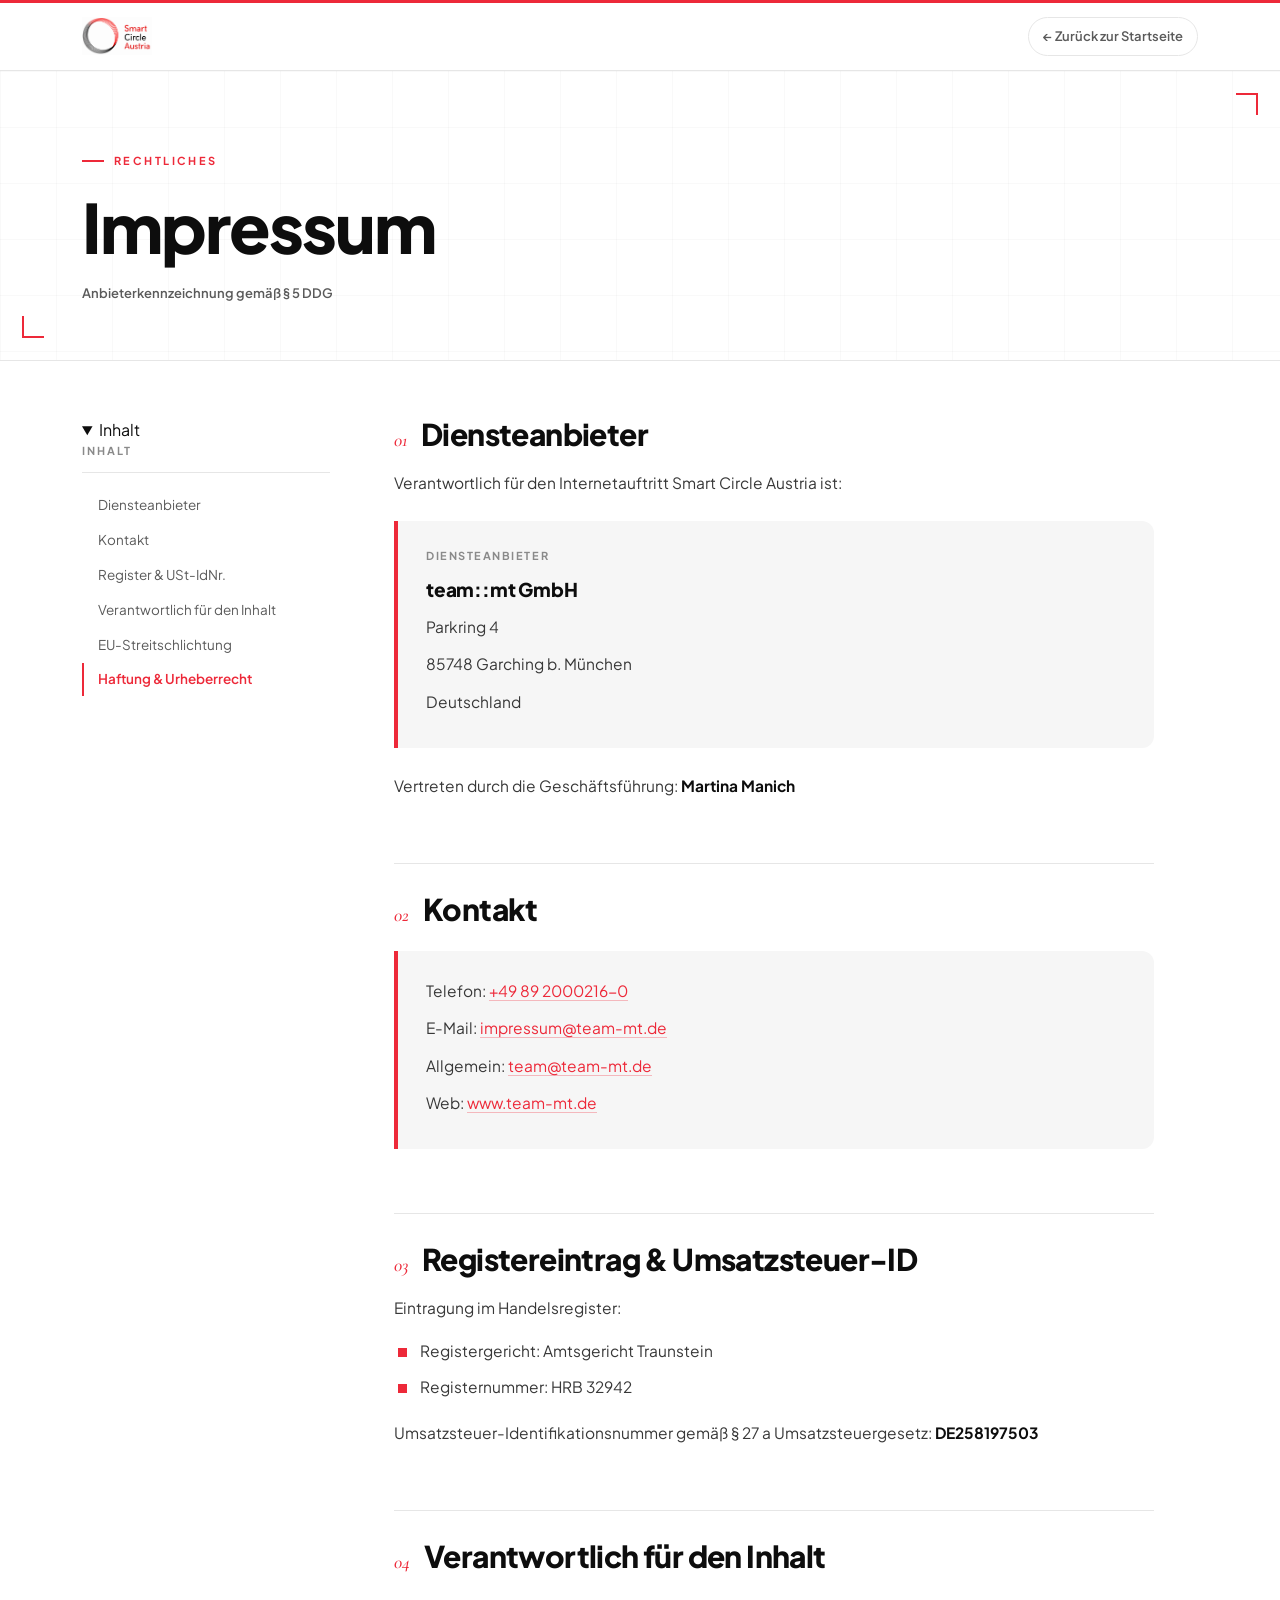
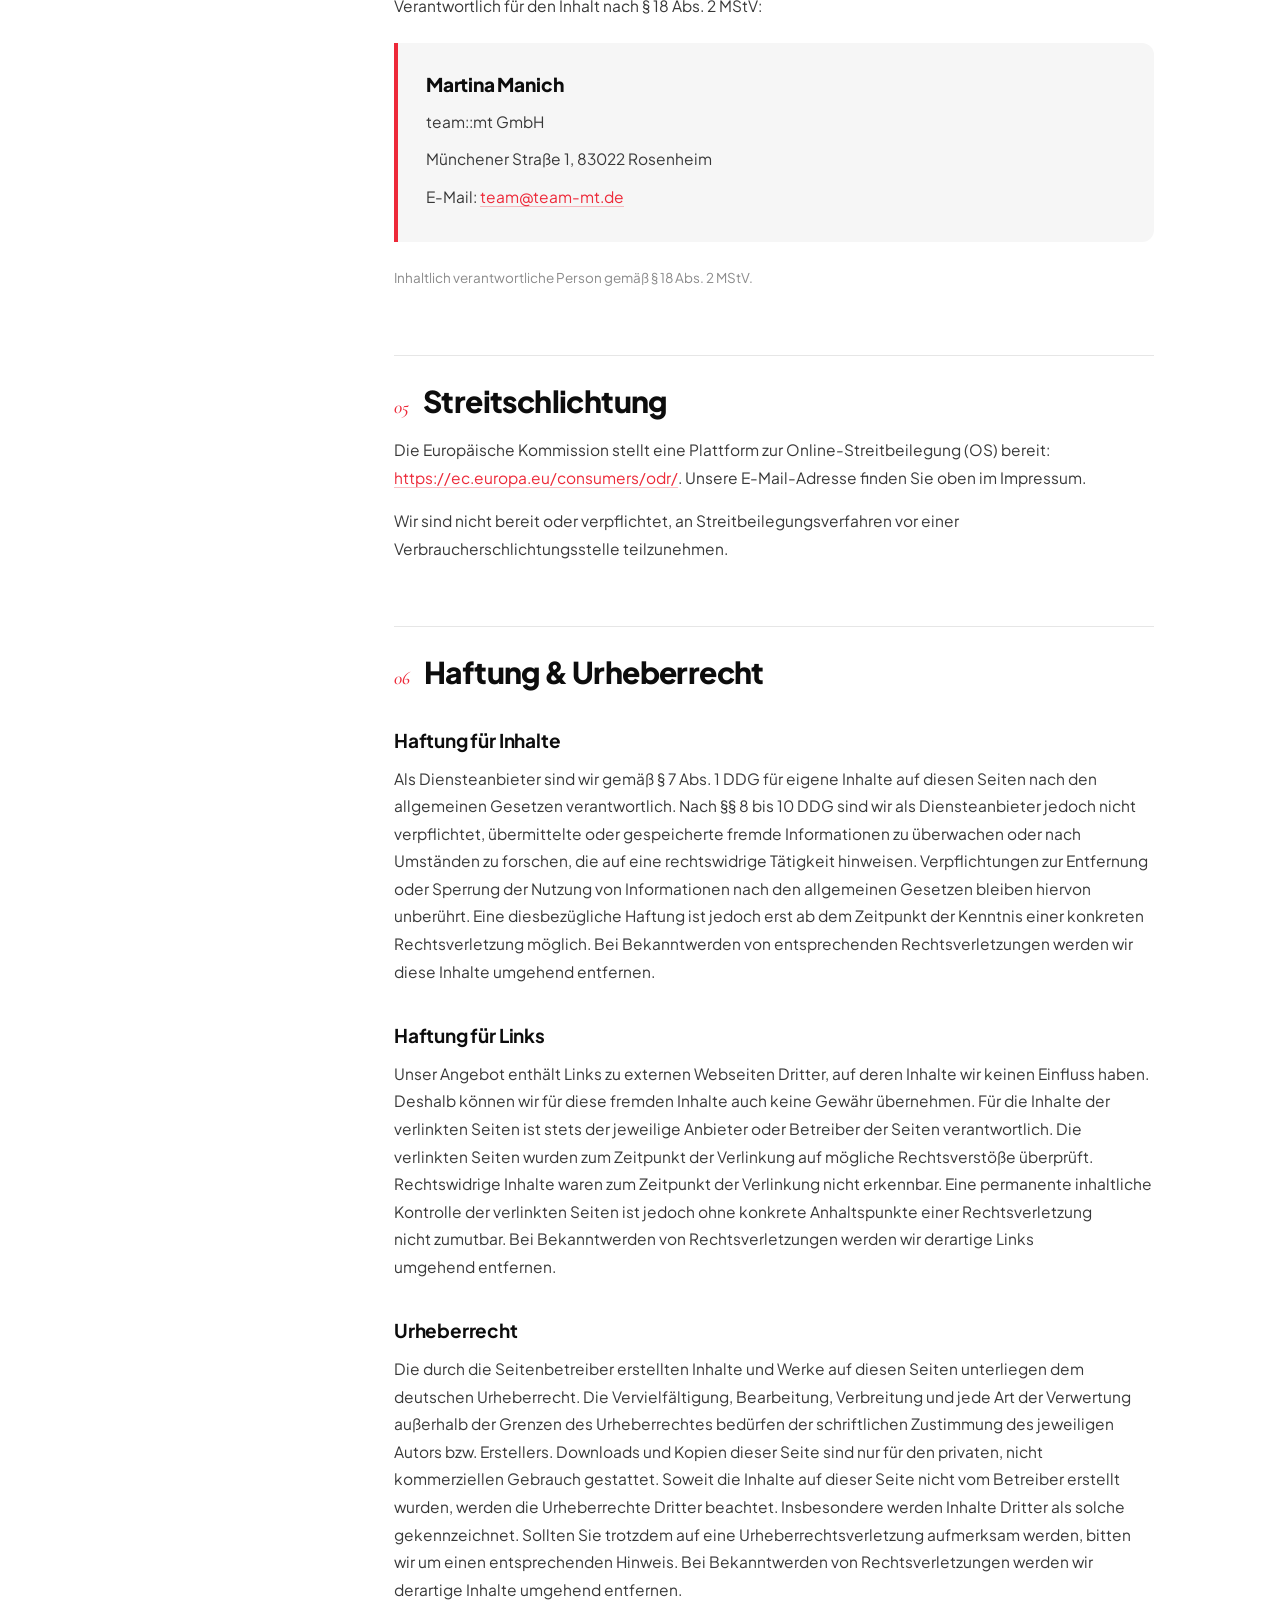
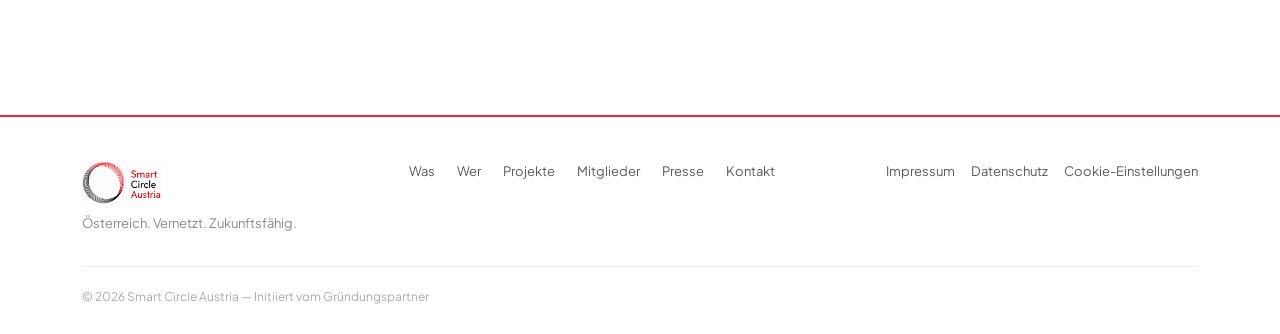
<file: impressum.html>
<!DOCTYPE html>
<html lang="de">
<head>
<meta charset="UTF-8">
<meta name="viewport" content="width=device-width, initial-scale=1.0">
<title>Impressum — Smart Circle Austria</title>
<meta name="description" content="Impressum und Anbieterkennzeichnung für den Internetauftritt Smart Circle Austria.">
<link rel="preconnect" href="https://fonts.googleapis.com">
<link rel="preconnect" href="https://fonts.gstatic.com" crossorigin>
<link href="https://fonts.googleapis.com/css2?family=Plus+Jakarta+Sans:wght@300;400;500;600;700;800&family=Cormorant+Garamond:ital,wght@1,400;1,500;1,600&display=swap" rel="stylesheet">
<link rel="stylesheet" href="legal.css">
</head>
<body>

<!-- ── Top bar ───────────────────────────────────────────────────── -->
<header class="lg-topbar">
  <div class="lg-topbar-inner">
    <a class="lg-brand" href="index.html" aria-label="Zur Startseite">
      <img src="uploads/Smart-Circle-Austria-Logo-1.png" alt="Smart Circle Austria">
    </a>
    <a class="lg-back" href="index.html">← Zurück zur Startseite</a>
  </div>
</header>

<!-- ── Header band ───────────────────────────────────────────────── -->
<div class="lg-header">
  <span class="lg-tick lg-tick-tr"></span>
  <span class="lg-tick lg-tick-bl"></span>
  <div class="lg-header-inner">
    <span class="lg-eyebrow">Rechtliches</span>
    <h1>Impressum</h1>
    <div class="lg-meta">
      <span class="lg-stand">Anbieterkennzeichnung gemäß § 5 DDG</span>
    </div>
  </div>
</div>

<!-- ── Layout ────────────────────────────────────────────────────── -->
<div class="lg-wrap">

  <!-- TOC -->
  <nav class="lg-toc" aria-label="Inhaltsübersicht">
    <details class="lg-toc-details" open>
      <summary>Inhalt</summary>
      <div class="lg-toc-label">Inhalt</div>
      <ul>
        <li><a href="#anbieter">Diensteanbieter</a></li>
        <li><a href="#kontakt">Kontakt</a></li>
        <li><a href="#register">Register &amp; USt-IdNr.</a></li>
        <li><a href="#verantwortlich">Verantwortlich für den Inhalt</a></li>
        <li><a href="#streit">EU-Streitschlichtung</a></li>
        <li><a href="#haftung">Haftung &amp; Urheberrecht</a></li>
      </ul>
    </details>
  </nav>

  <!-- Content -->
  <main class="lg-content">

    <!-- 1 — Diensteanbieter -->
    <section id="anbieter">
      <h2><span class="lg-num">01</span>Diensteanbieter</h2>
      <p>Verantwortlich für den Internetauftritt Smart Circle Austria ist:</p>
      <div class="lg-card">
        <div class="lg-card-label">Diensteanbieter</div>
        <div class="lg-card-grid">
          <span class="lg-card-name">team::mt GmbH</span>
          <p>Parkring 4</p>
          <p>85748 Garching b. München</p>
          <p>Deutschland</p>
        </div>
      </div>
      <p>
        Vertreten durch die Geschäftsführung: <strong>Martina Manich</strong>
      </p>
    </section>

    <!-- 2 — Kontakt -->
    <section id="kontakt">
      <h2><span class="lg-num">02</span>Kontakt</h2>
      <div class="lg-card">
        <div class="lg-card-grid">
          <p>Telefon: <a href="tel:+49892000216-0">+49 89 2000216-0</a></p>
          <p>E-Mail: <a href="mailto:impressum@team-mt.de">impressum@team-mt.de</a></p>
          <p>Allgemein: <a href="mailto:team@team-mt.de">team@team-mt.de</a></p>
          <p>Web: <a href="https://www.team-mt.de" target="_blank" rel="noopener noreferrer">www.team-mt.de</a></p>
        </div>
      </div>
    </section>

    <!-- 3 — Register & USt -->
    <section id="register">
      <h2><span class="lg-num">03</span>Registereintrag &amp; Umsatzsteuer-ID</h2>
      <p>Eintragung im Handelsregister:</p>
      <ul>
        <li>Registergericht: Amtsgericht Traunstein</li>
        <li>Registernummer: HRB 32942</li>
      </ul>
      <p>
        Umsatzsteuer-Identifikationsnummer gemäß § 27 a Umsatzsteuergesetz:
        <strong>DE258197503</strong>
      </p>
    </section>

    <!-- 4 — Verantwortlich für den Inhalt -->
    <section id="verantwortlich">
      <h2><span class="lg-num">04</span>Verantwortlich für den Inhalt</h2>
      <p>Verantwortlich für den Inhalt nach § 18 Abs. 2 MStV:</p>
      <div class="lg-card">
        <div class="lg-card-grid">
          <span class="lg-card-name">Martina Manich</span>
          <p>team::mt GmbH</p>
          <p>Münchener Straße 1, 83022 Rosenheim</p>
          <p>E-Mail: <a href="mailto:team@team-mt.de">team@team-mt.de</a></p>
        </div>
      </div>
      <p style="color:#8A8A8A; font-size:13.5px;">
        Inhaltlich verantwortliche Person gemäß § 18 Abs. 2 MStV.
      </p>
    </section>

    <!-- 5 — EU-Streitschlichtung -->
    <section id="streit">
      <h2><span class="lg-num">05</span>Streitschlichtung</h2>
      <p>
        Die Europäische Kommission stellt eine Plattform zur Online-Streitbeilegung (OS) bereit:
        <a href="https://ec.europa.eu/consumers/odr/" target="_blank" rel="noopener noreferrer">https://ec.europa.eu/consumers/odr/</a>.
        Unsere E-Mail-Adresse finden Sie oben im Impressum.
      </p>
      <p>
        Wir sind nicht bereit oder verpflichtet, an Streitbeilegungsverfahren vor einer
        Verbraucherschlichtungsstelle teilzunehmen.
      </p>
    </section>

    <!-- 6 — Haftung & Urheberrecht -->
    <section id="haftung">
      <h2><span class="lg-num">06</span>Haftung &amp; Urheberrecht</h2>
      <h3>Haftung für Inhalte</h3>
      <p>
        Als Diensteanbieter sind wir gemäß § 7 Abs. 1 DDG für eigene Inhalte auf diesen Seiten nach den
        allgemeinen Gesetzen verantwortlich. Nach §§ 8 bis 10 DDG sind wir als Diensteanbieter jedoch nicht
        verpflichtet, übermittelte oder gespeicherte fremde Informationen zu überwachen oder nach Umständen zu
        forschen, die auf eine rechtswidrige Tätigkeit hinweisen. Verpflichtungen zur Entfernung oder Sperrung
        der Nutzung von Informationen nach den allgemeinen Gesetzen bleiben hiervon unberührt. Eine
        diesbezügliche Haftung ist jedoch erst ab dem Zeitpunkt der Kenntnis einer konkreten Rechtsverletzung
        möglich. Bei Bekanntwerden von entsprechenden Rechtsverletzungen werden wir diese Inhalte umgehend
        entfernen.
      </p>
      <h3>Haftung für Links</h3>
      <p>
        Unser Angebot enthält Links zu externen Webseiten Dritter, auf deren Inhalte wir keinen Einfluss haben.
        Deshalb können wir für diese fremden Inhalte auch keine Gewähr übernehmen. Für die Inhalte der
        verlinkten Seiten ist stets der jeweilige Anbieter oder Betreiber der Seiten verantwortlich. Die
        verlinkten Seiten wurden zum Zeitpunkt der Verlinkung auf mögliche Rechtsverstöße überprüft.
        Rechtswidrige Inhalte waren zum Zeitpunkt der Verlinkung nicht erkennbar. Eine permanente inhaltliche
        Kontrolle der verlinkten Seiten ist jedoch ohne konkrete Anhaltspunkte einer Rechtsverletzung nicht
        zumutbar. Bei Bekanntwerden von Rechtsverletzungen werden wir derartige Links umgehend entfernen.
      </p>
      <h3>Urheberrecht</h3>
      <p>
        Die durch die Seitenbetreiber erstellten Inhalte und Werke auf diesen Seiten unterliegen dem deutschen
        Urheberrecht. Die Vervielfältigung, Bearbeitung, Verbreitung und jede Art der Verwertung außerhalb der
        Grenzen des Urheberrechtes bedürfen der schriftlichen Zustimmung des jeweiligen Autors bzw. Erstellers.
        Downloads und Kopien dieser Seite sind nur für den privaten, nicht kommerziellen Gebrauch gestattet.
        Soweit die Inhalte auf dieser Seite nicht vom Betreiber erstellt wurden, werden die Urheberrechte
        Dritter beachtet. Insbesondere werden Inhalte Dritter als solche gekennzeichnet. Sollten Sie trotzdem
        auf eine Urheberrechtsverletzung aufmerksam werden, bitten wir um einen entsprechenden Hinweis. Bei
        Bekanntwerden von Rechtsverletzungen werden wir derartige Inhalte umgehend entfernen.
      </p>
    </section>

  </main>
</div>

<!-- ── Footer ────────────────────────────────────────────────────── -->
<footer class="lg-footer">
  <div class="lg-footer-inner">
    <div class="lg-footer-row">
      <div>
        <img src="uploads/Smart-Circle-Austria-Logo-1.png" alt="Smart Circle Austria">
        <div class="lg-tagline">Österreich. Vernetzt. Zukunftsfähig.</div>
      </div>
      <div class="lg-footer-links">
        <a href="index.html#was">Was</a>
        <a href="index.html#wer">Wer</a>
        <a href="index.html#projekte">Projekte</a>
        <a href="index.html#mitglieder">Mitglieder</a>
        <a href="index.html#presse">Presse</a>
        <a href="index.html#kontakt">Kontakt</a>
      </div>
      <div class="lg-footer-legal">
        <a href="impressum.html">Impressum</a>
        <a href="datenschutz.html">Datenschutz</a>
        <a href="index.html#cookie-einstellungen">Cookie-Einstellungen</a>
      </div>
    </div>
    <div class="lg-copy">© <span data-year>2026</span> Smart Circle Austria — Initiiert vom Gründungspartner</div>
  </div>
</footer>

<script src="legal.js"></script>
</body>
</html>
</file>
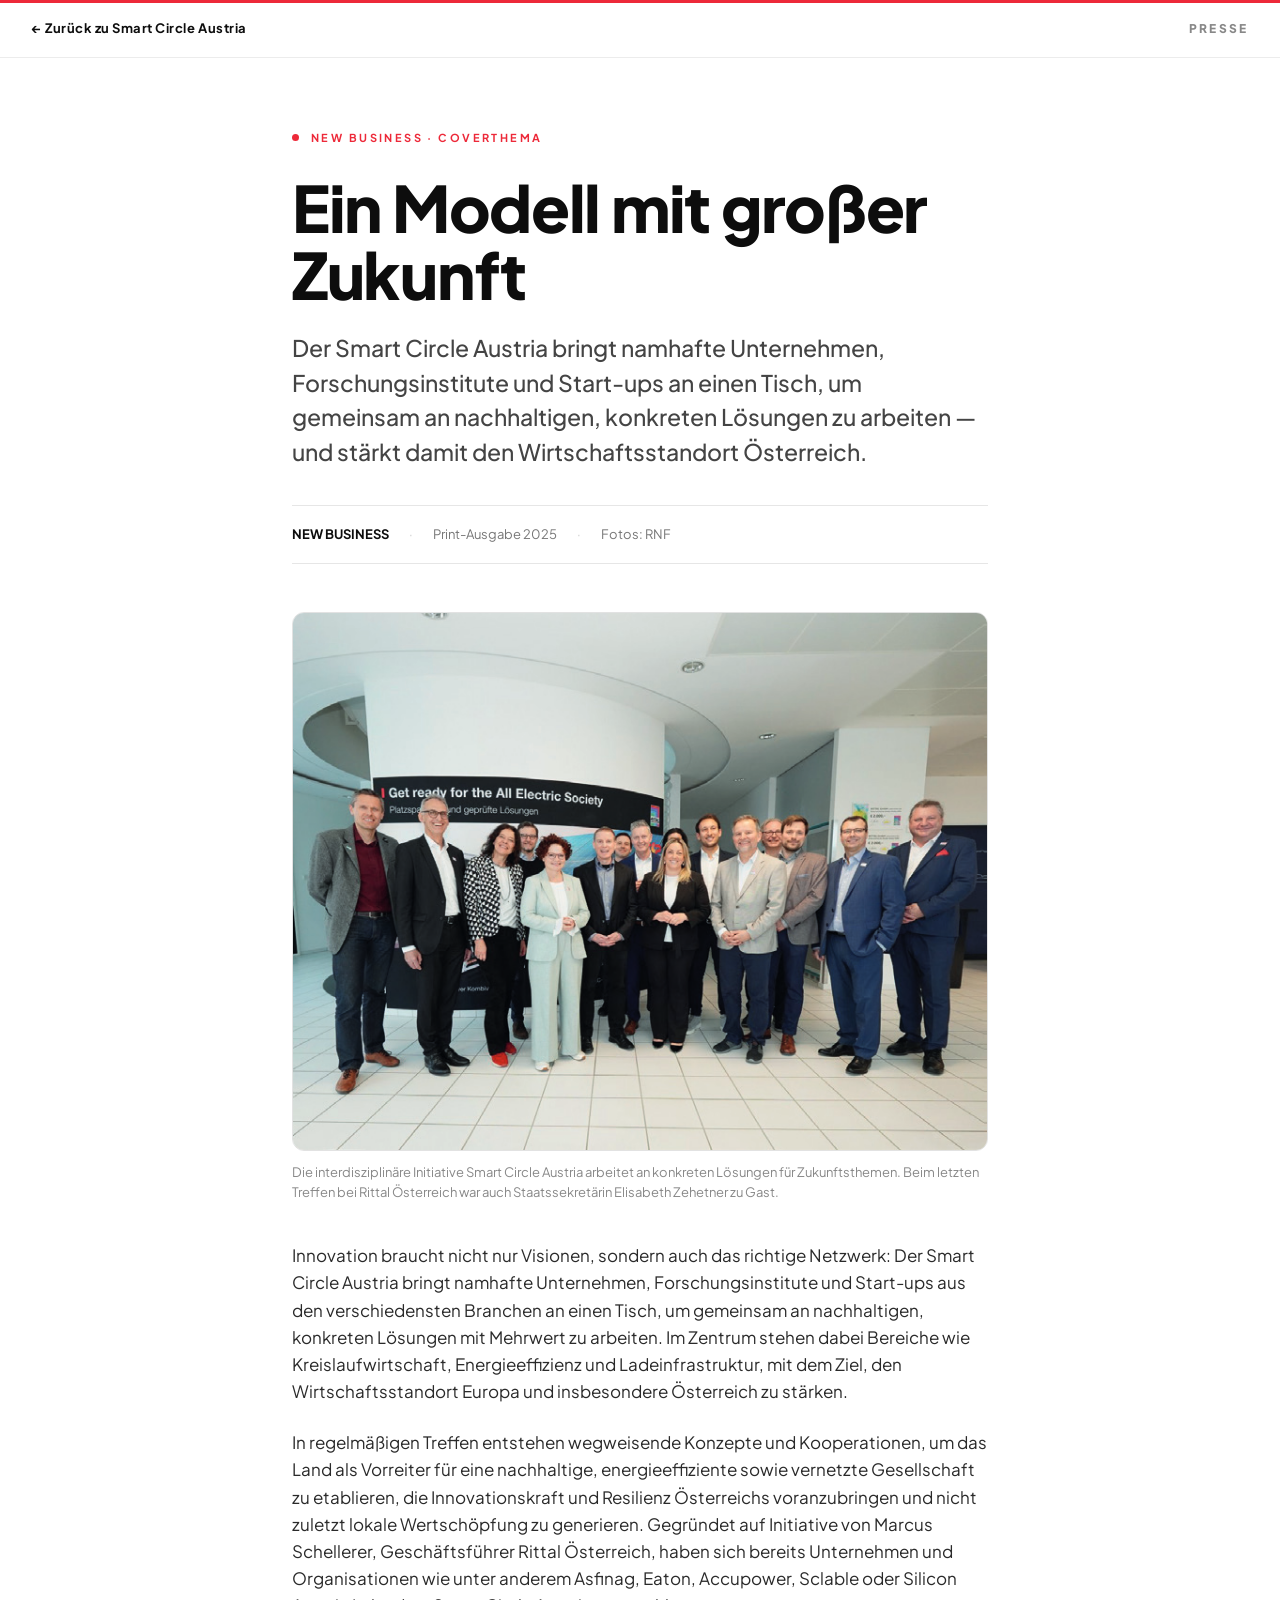
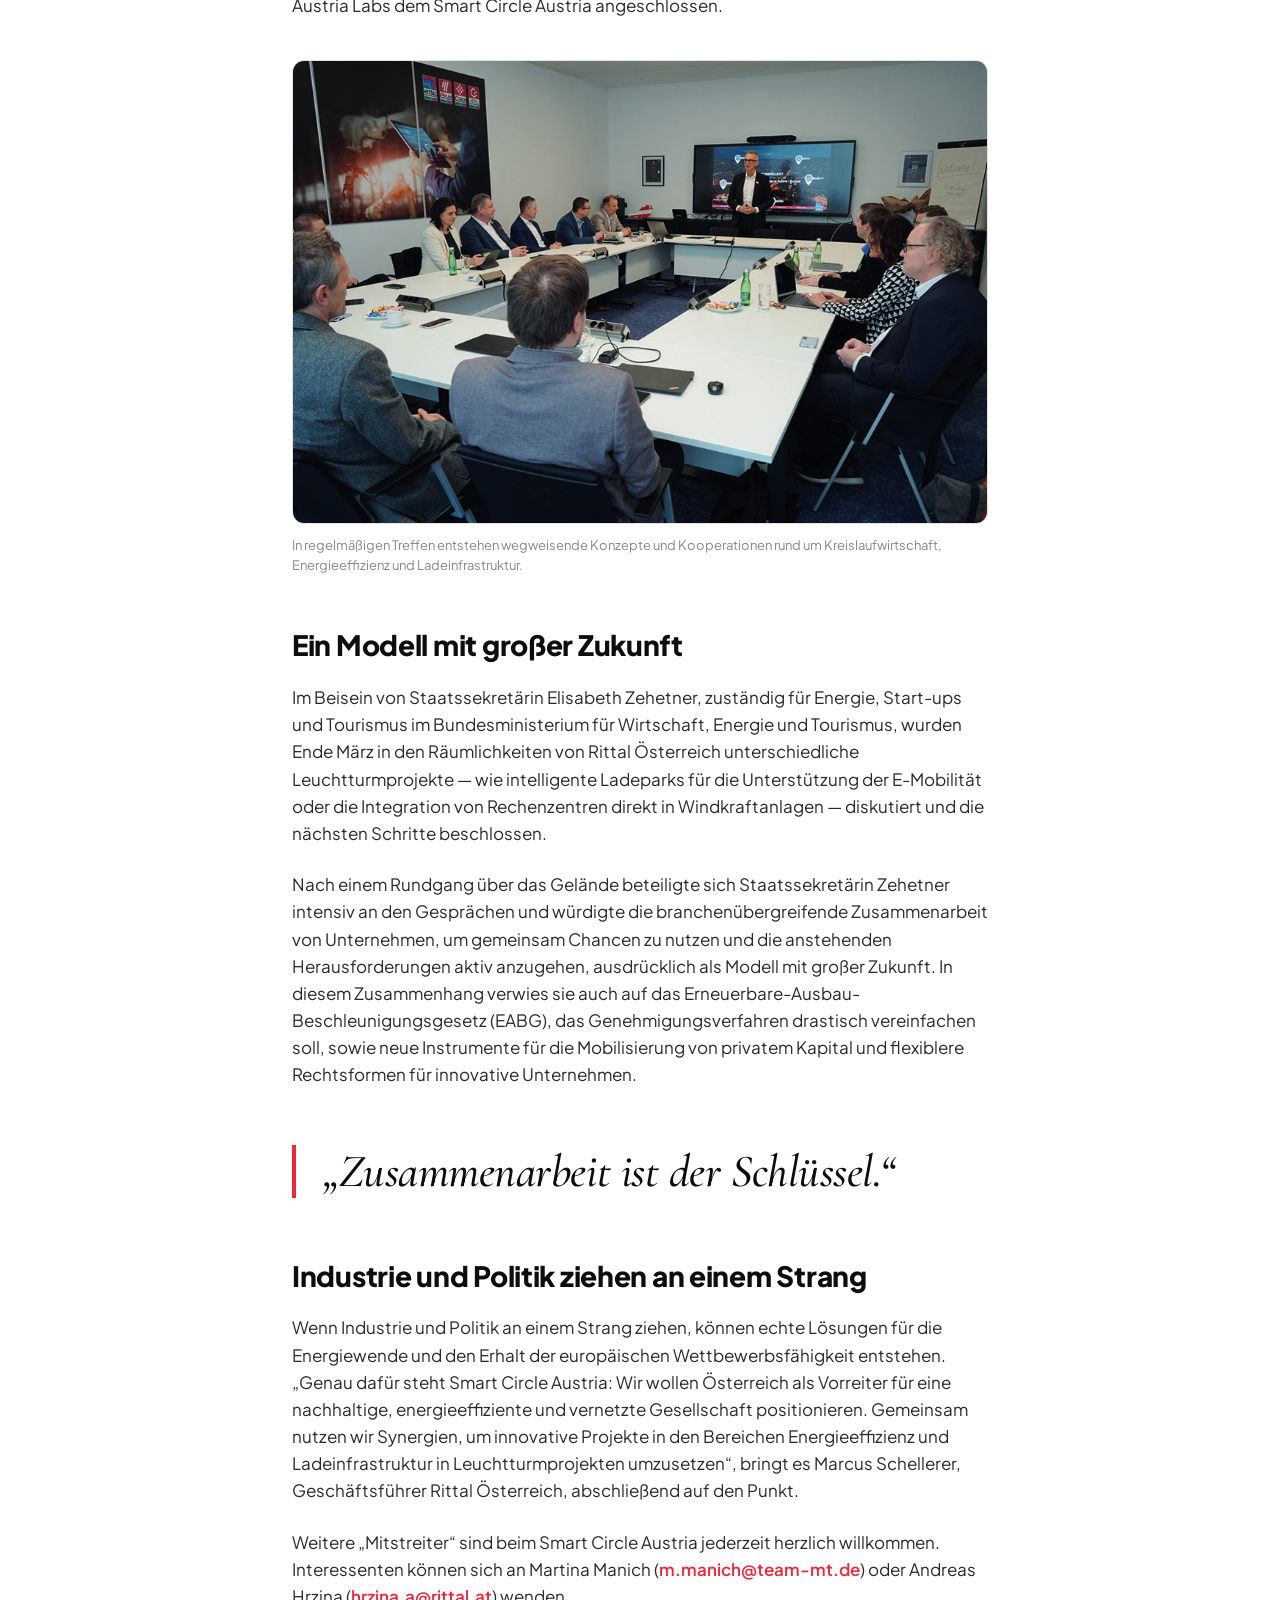
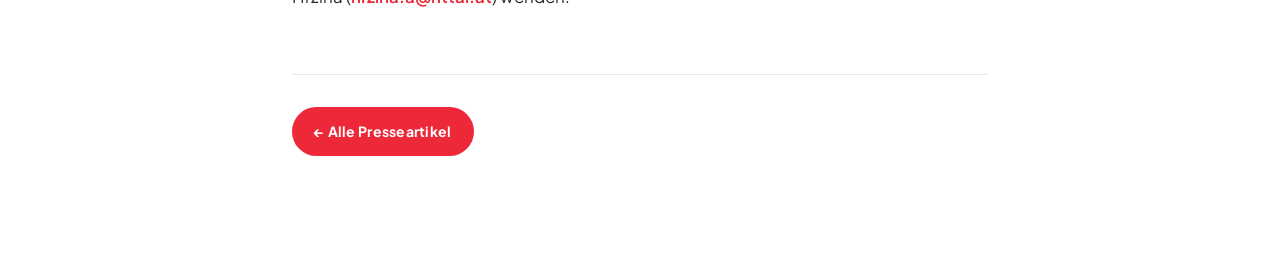
<file: presse/new-business-modell-mit-grosser-zukunft.html>
<!DOCTYPE html>
<html lang="de">
<head>
<meta charset="UTF-8">
<meta name="viewport" content="width=device-width, initial-scale=1.0">
<title>Ein Modell mit großer Zukunft — Smart Circle Austria in NEW BUSINESS</title>
<meta name="description" content="Im Beisein von Staatssekretärin Elisabeth Zehetner diskutierten die Mitglieder des Smart Circle Austria rund um Initiator Rittal Österreich Leuchtturmprojekte — von intelligenten Ladeparks bis zu Rechenzentren in Windkraftanlagen.">
<meta name="robots" content="index, follow, max-image-preview:large">
<meta name="theme-color" content="#ED2939">
<link rel="canonical" href="">
<link rel="icon" type="image/svg+xml" href="../favicon.svg">
<link rel="apple-touch-icon" href="../uploads/Smart-Circle-Austria-Logo-1.png">
<script>
  (function(){
    var c = document.querySelector('link[rel="canonical"]');
    if (c) c.href = location.origin + location.pathname;
  })();
</script>
<script type="application/ld+json">
{
  "@context": "https://schema.org",
  "@type": "NewsArticle",
  "headline": "Ein Modell mit großer Zukunft",
  "description": "Im Beisein von Staatssekretärin Elisabeth Zehetner diskutierten die Mitglieder des Smart Circle Austria Leuchtturmprojekte — von intelligenten Ladeparks bis zu Rechenzentren in Windkraftanlagen.",
  "articleSection": "Presse",
  "inLanguage": "de-AT",
  "publisher": {
    "@type": "Organization",
    "name": "NEW BUSINESS"
  },
  "about": {
    "@type": "Organization",
    "name": "Smart Circle Austria"
  }
}
</script>
<link rel="preconnect" href="https://fonts.googleapis.com">
<link rel="preconnect" href="https://fonts.gstatic.com" crossorigin>
<link href="https://fonts.googleapis.com/css2?family=Plus+Jakarta+Sans:wght@300;400;500;600;700;800&family=Cormorant+Garamond:ital,wght@1,400;1,500;1,600&display=swap" rel="stylesheet">
<style>
*, *::before, *::after { box-sizing: border-box; margin: 0; padding: 0; }
html { scroll-behavior: smooth; }
body {
  font-family: 'Plus Jakarta Sans', sans-serif;
  background: #fff;
  color: #0D0D0D;
  -webkit-font-smoothing: antialiased;
  line-height: 1.6;
}
::selection { background: #ED2939; color: #fff; }
a { color: inherit; }

.topbar {
  position: sticky; top: 0; z-index: 10;
  display: flex; align-items: center; justify-content: space-between;
  padding: 18px 32px;
  background: rgba(255,255,255,0.92);
  backdrop-filter: blur(10px);
  border-bottom: 1px solid #ECECEC;
}
.topbar::before {
  content: ''; position: absolute; top: 0; left: 0; right: 0; height: 3px; background: #ED2939;
}
.back-link {
  display: inline-flex; align-items: center; gap: 8px;
  font-size: 13px; font-weight: 700; letter-spacing: 0.04em; text-decoration: none;
  color: #0D0D0D; transition: color 0.2s;
}
.back-link:hover { color: #ED2939; }
.brand-mark { font-size: 12px; font-weight: 800; letter-spacing: 0.18em; text-transform: uppercase; color: #888; }

.wrap { max-width: 760px; margin: 0 auto; padding: 64px 32px 100px; }

.eyebrow {
  display: inline-flex; align-items: center; gap: 12px;
  font-size: 11px; font-weight: 700; letter-spacing: 0.22em; text-transform: uppercase;
  color: #ED2939; margin-bottom: 28px;
}
.eyebrow .dot { width: 7px; height: 7px; border-radius: 50%; background: #ED2939; }

h1 {
  font-size: clamp(38px, 6vw, 64px);
  font-weight: 800; line-height: 1.04; letter-spacing: -0.02em;
  margin-bottom: 24px;
}
.standfirst {
  font-size: clamp(19px, 2.4vw, 23px);
  font-weight: 500; line-height: 1.5; color: #444;
  margin-bottom: 36px;
}
.meta {
  display: flex; flex-wrap: wrap; gap: 8px 20px; align-items: center;
  padding: 18px 0; border-top: 1px solid #E6E6E6; border-bottom: 1px solid #E6E6E6;
  font-size: 13px; color: #777; margin-bottom: 48px;
}
.meta strong { color: #0D0D0D; font-weight: 700; }
.meta .sep { color: #CCC; }

.body p { font-size: 17px; color: #2A2A2A; margin-bottom: 24px; }
.body h2 {
  font-size: clamp(22px, 3vw, 28px); font-weight: 800; letter-spacing: -0.01em;
  margin: 48px 0 16px;
}
.body a { color: #ED2939; font-weight: 600; text-decoration: none; }
.body a:hover { text-decoration: underline; }

.pullquote {
  font-family: 'Cormorant Garamond', Georgia, serif;
  font-style: italic; font-weight: 500;
  font-size: clamp(30px, 5vw, 46px); line-height: 1.15; letter-spacing: -0.01em;
  color: #0D0D0D; margin: 56px 0; padding-left: 28px;
  border-left: 4px solid #ED2939;
}

.figure {
  margin: 40px 0; padding: 0;
}
.figure .frame {
  position: relative; width: 100%; border-radius: 12px; overflow: hidden;
  border: 1px solid #E2E2E2; background: #F2F2F2;
}
.figure .frame img { display: block; width: 100%; height: auto; }
.figure figcaption { margin-top: 12px; font-size: 13px; color: #888; line-height: 1.5; }

.endbar {
  margin-top: 64px; padding-top: 32px; border-top: 1px solid #E6E6E6;
  display: flex; flex-wrap: wrap; gap: 16px; align-items: center; justify-content: space-between;
}
.btn {
  display: inline-flex; align-items: center; gap: 8px;
  font-size: 14px; font-weight: 700; letter-spacing: 0.02em;
  padding: 13px 22px; border-radius: 999px; text-decoration: none; transition: all 0.2s;
}
.btn-primary { background: #ED2939; color: #fff; }
.btn-primary:hover { background: #c81f2d; }
.btn-ghost { border: 1.5px solid #DADADA; color: #0D0D0D; }
.btn-ghost:hover { border-color: #ED2939; color: #ED2939; }

@media (max-width: 560px) {
  .wrap { padding: 44px 22px 72px; }
  .topbar { padding: 14px 20px; }
}
</style>
</head>
<body>
<header class="topbar">
  <a class="back-link" href="../index.html">← Zurück zu Smart Circle Austria</a>
  <span class="brand-mark">Presse</span>
</header>

<article class="wrap">
  <div class="eyebrow"><span class="dot"></span>NEW BUSINESS · Coverthema</div>

  <h1>Ein Modell mit großer Zukunft</h1>

  <p class="standfirst">Der Smart Circle Austria bringt namhafte Unternehmen, Forschungsinstitute und Start-ups an einen Tisch, um gemeinsam an nachhaltigen, konkreten Lösungen zu arbeiten — und stärkt damit den Wirtschaftsstandort Österreich.</p>

  <div class="meta">
    <span><strong>NEW BUSINESS</strong></span>
    <span class="sep">·</span>
    <span>Print-Ausgabe 2025</span>
    <span class="sep">·</span>
    <span>Fotos: RNF</span>
  </div>

  <figure class="figure">
    <div class="frame"><img src="../uploads/nb-smartcircle-gruppe.png" alt="Die Mitglieder des Smart Circle Austria mit Staatssekretärin Elisabeth Zehetner"></div>
    <figcaption>Die interdisziplinäre Initiative Smart Circle Austria arbeitet an konkreten Lösungen für Zukunftsthemen. Beim letzten Treffen bei Rittal Österreich war auch Staatssekretärin Elisabeth Zehetner zu Gast.</figcaption>
  </figure>

  <div class="body">
    <p>Innovation braucht nicht nur Visionen, sondern auch das richtige Netzwerk: Der Smart Circle Austria bringt namhafte Unternehmen, Forschungsinstitute und Start-ups aus den verschiedensten Branchen an einen Tisch, um gemeinsam an nachhaltigen, konkreten Lösungen mit Mehrwert zu arbeiten. Im Zentrum stehen dabei Bereiche wie Kreislaufwirtschaft, Energieeffizienz und Ladeinfrastruktur, mit dem Ziel, den Wirtschaftsstandort Europa und insbesondere Österreich zu stärken.</p>

    <p>In regelmäßigen Treffen entstehen wegweisende Konzepte und Kooperationen, um das Land als Vorreiter für eine nachhaltige, energieeffiziente sowie vernetzte Gesellschaft zu etablieren, die Innovationskraft und Resilienz Österreichs voranzubringen und nicht zuletzt lokale Wertschöpfung zu generieren. Gegründet auf Initiative von Marcus Schellerer, Geschäftsführer Rittal Österreich, haben sich bereits Unternehmen und Organisationen wie unter anderem Asfinag, Eaton, Accupower, Sclable oder Silicon Austria Labs dem Smart Circle Austria angeschlossen.</p>

    <figure class="figure">
      <div class="frame"><img src="../uploads/nb-smartcircle-meeting.png" alt="Mitglieder des Smart Circle Austria im Austausch"></div>
      <figcaption>In regelmäßigen Treffen entstehen wegweisende Konzepte und Kooperationen rund um Kreislaufwirtschaft, Energieeffizienz und Ladeinfrastruktur.</figcaption>
    </figure>

    <h2>Ein Modell mit großer Zukunft</h2>
    <p>Im Beisein von Staatssekretärin Elisabeth Zehetner, zuständig für Energie, Start-ups und Tourismus im Bundesministerium für Wirtschaft, Energie und Tourismus, wurden Ende März in den Räumlichkeiten von Rittal Österreich unterschiedliche Leuchtturmprojekte — wie intelligente Ladeparks für die Unterstützung der E-Mobilität oder die Integration von Rechenzentren direkt in Windkraftanlagen — diskutiert und die nächsten Schritte beschlossen.</p>

    <p>Nach einem Rundgang über das Gelände beteiligte sich Staatssekretärin Zehetner intensiv an den Gesprächen und würdigte die branchenübergreifende Zusammenarbeit von Unternehmen, um gemeinsam Chancen zu nutzen und die anstehenden Herausforderungen aktiv anzugehen, ausdrücklich als Modell mit großer Zukunft. In diesem Zusammenhang verwies sie auch auf das Erneuerbare-Ausbau-Beschleunigungsgesetz (EABG), das Genehmigungsverfahren drastisch vereinfachen soll, sowie neue Instrumente für die Mobilisierung von privatem Kapital und flexiblere Rechtsformen für innovative Unternehmen.</p>

    <blockquote class="pullquote">„Zusammenarbeit ist der Schlüssel.“</blockquote>

    <h2>Industrie und Politik ziehen an einem Strang</h2>
    <p>Wenn Industrie und Politik an einem Strang ziehen, können echte Lösungen für die Energiewende und den Erhalt der europäischen Wettbewerbsfähigkeit entstehen. „Genau dafür steht Smart Circle Austria: Wir wollen Österreich als Vorreiter für eine nachhaltige, energieeffiziente und vernetzte Gesellschaft positionieren. Gemeinsam nutzen wir Synergien, um innovative Projekte in den Bereichen Energieeffizienz und Ladeinfrastruktur in Leuchtturmprojekten umzusetzen“, bringt es Marcus Schellerer, Geschäftsführer Rittal Österreich, abschließend auf den Punkt.</p>

    <p>Weitere „Mitstreiter“ sind beim Smart Circle Austria jederzeit herzlich willkommen. Interessenten können sich an Martina Manich (<a href="mailto:m.manich@team-mt.de">m.manich@team-mt.de</a>) oder Andreas Hrzina (<a href="mailto:hrzina.a@rittal.at">hrzina.a@rittal.at</a>) wenden.</p>
  </div>

  <div class="endbar">
    <a class="btn btn-primary" href="../index.html#presse">← Alle Presseartikel</a>
  </div>
</article>
</body>
</html>
</file>
<file: legal.css>
/* ═══════════════════════════════════════════════════════════════════
   Smart Circle Austria — Rechtsseiten (Datenschutz / Impressum)
   Gemeinsames Layout, markenkonform (Rot #ED2939, Plus Jakarta Sans)
═══════════════════════════════════════════════════════════════════ */
:root {
  --red: #ED2939;
  --ink: #0D0D0D;
  --muted: #5A5A5A;
  --soft: #8A8A8A;
  --line: #E6E6E6;
  --bg: #ffffff;
  --bg-alt: #F6F6F6;
  --maxw: 1180px;
}
*, *::before, *::after { box-sizing: border-box; margin: 0; padding: 0; }
html { scroll-behavior: smooth; -webkit-text-size-adjust: 100%; }
body {
  font-family: 'Plus Jakarta Sans', -apple-system, BlinkMacSystemFont, sans-serif;
  background: var(--bg);
  color: var(--ink);
  -webkit-font-smoothing: antialiased;
  line-height: 1.6;
}
::selection { background: var(--red); color: #fff; }
a { color: var(--red); }

/* ── Top bar ─────────────────────────────────────────────────────── */
.lg-topbar {
  position: sticky; top: 0; z-index: 50;
  background: rgba(255,255,255,0.92); backdrop-filter: blur(10px); -webkit-backdrop-filter: blur(10px);
  border-top: 3px solid var(--red);
  border-bottom: 1px solid var(--line);
}
.lg-topbar-inner {
  max-width: var(--maxw); margin: 0 auto; padding: 14px 32px;
  display: flex; align-items: center; justify-content: space-between; gap: 24px;
}
.lg-brand { display: flex; align-items: center; gap: 12px; text-decoration: none; }
.lg-brand img { height: 38px; width: auto; display: block; }
.lg-back {
  display: inline-flex; align-items: center; gap: 8px;
  font-size: 13px; font-weight: 600; color: var(--muted); text-decoration: none;
  padding: 8px 14px; border: 1px solid var(--line); border-radius: 999px;
  transition: border-color .2s, color .2s, background .2s; white-space: nowrap;
}
.lg-back:hover { border-color: var(--red); color: var(--red); }

/* ── Header band ─────────────────────────────────────────────────── */
.lg-header {
  position: relative; overflow: hidden;
  border-bottom: 1px solid var(--line);
  background:
    linear-gradient(rgba(0,0,0,0.025) 1px, transparent 1px),
    linear-gradient(90deg, rgba(0,0,0,0.025) 1px, transparent 1px),
    var(--bg);
  background-size: 56px 56px, 56px 56px, auto;
}
.lg-header-inner { max-width: var(--maxw); margin: 0 auto; padding: 72px 32px 56px; position: relative; z-index: 1; }
.lg-eyebrow {
  display: inline-flex; align-items: center; gap: 10px;
  font-size: 11px; font-weight: 700; letter-spacing: 0.22em; text-transform: uppercase;
  color: var(--red); margin-bottom: 22px;
}
.lg-eyebrow::before { content: ''; width: 22px; height: 2px; background: var(--red); }
.lg-header h1 {
  font-size: clamp(38px, 6vw, 68px); font-weight: 800; letter-spacing: -0.03em; line-height: 1.02;
  max-width: 16ch;
}
.lg-meta {
  margin-top: 22px; display: flex; flex-wrap: wrap; gap: 10px 24px;
  font-size: 13px; color: var(--soft);
}
.lg-meta .lg-stand { font-weight: 600; color: var(--muted); }
.lg-lead {
  margin-top: 26px; max-width: 70ch; font-size: 17px; line-height: 1.7; color: var(--muted);
}
/* brand corner ticks */
.lg-tick { position: absolute; width: 22px; height: 22px; border: 0 solid var(--red); z-index: 1; pointer-events: none; }
.lg-tick-tr { top: 22px; right: 22px; border-top-width: 2px; border-right-width: 2px; }
.lg-tick-bl { bottom: 22px; left: 22px; border-bottom-width: 2px; border-left-width: 2px; }

/* ── Layout ──────────────────────────────────────────────────────── */
.lg-wrap {
  max-width: var(--maxw); margin: 0 auto; padding: 56px 32px 96px;
  display: grid; grid-template-columns: 248px minmax(0, 1fr); gap: 64px; align-items: start;
}

/* ── Table of contents ───────────────────────────────────────────── */
.lg-toc { position: sticky; top: 96px; }
.lg-toc-label {
  font-size: 11px; font-weight: 700; letter-spacing: 0.18em; text-transform: uppercase;
  color: var(--soft); margin-bottom: 16px; padding-bottom: 12px; border-bottom: 1px solid var(--line);
}
.lg-toc ul { list-style: none; display: flex; flex-direction: column; gap: 2px; }
.lg-toc a {
  display: block; font-size: 13.5px; line-height: 1.4; color: var(--muted); text-decoration: none;
  padding: 7px 0 7px 14px; border-left: 2px solid transparent; transition: color .2s, border-color .2s;
}
.lg-toc a:hover { color: var(--ink); }
.lg-toc a.active { color: var(--red); border-left-color: var(--red); font-weight: 600; }

/* ── Content typography ──────────────────────────────────────────── */
.lg-content { max-width: 760px; }
.lg-content section { scroll-margin-top: 92px; }
.lg-content h2 {
  font-size: clamp(24px, 3vw, 30px); font-weight: 800; letter-spacing: -0.02em; line-height: 1.15;
  margin: 64px 0 18px; padding-top: 28px; border-top: 1px solid var(--line);
  display: flex; align-items: baseline; gap: 14px;
}
.lg-content section:first-of-type h2 { margin-top: 0; border-top: none; padding-top: 0; }
.lg-content h2 .lg-num {
  font-family: 'Cormorant Garamond', Georgia, serif; font-style: italic; font-weight: 500;
  font-size: 0.62em; color: var(--red); letter-spacing: 0;
}
.lg-content h3 {
  font-size: 19px; font-weight: 700; letter-spacing: -0.01em; line-height: 1.3;
  margin: 38px 0 12px; color: var(--ink);
}
.lg-content h4 {
  font-size: 12px; font-weight: 700; letter-spacing: 0.12em; text-transform: uppercase;
  color: var(--red); margin: 26px 0 8px;
}
.lg-content p { font-size: 15.5px; line-height: 1.78; color: #383838; margin: 0 0 16px; text-wrap: pretty; }
.lg-content ul { margin: 0 0 18px; padding-left: 0; list-style: none; display: flex; flex-direction: column; gap: 10px; }
.lg-content ul li {
  position: relative; padding-left: 26px; font-size: 15.5px; line-height: 1.7; color: #383838;
}
.lg-content ul li::before {
  content: ''; position: absolute; left: 4px; top: 10px; width: 9px; height: 9px;
  background: var(--red); flex-shrink: 0;
}
.lg-content a { color: var(--red); text-decoration: none; border-bottom: 1px solid rgba(237,41,57,0.3); word-break: break-word; transition: border-color .2s; }
.lg-content a:hover { border-bottom-color: var(--red); }
.lg-content strong { font-weight: 700; color: var(--ink); }

/* ── Callout / contact card ──────────────────────────────────────── */
.lg-card {
  background: var(--bg-alt); border-left: 4px solid var(--red);
  padding: 26px 28px; border-radius: 0 12px 12px 0; margin: 24px 0;
}
.lg-card h3 { margin-top: 0; }
.lg-card p { margin-bottom: 6px; }
.lg-card .lg-card-label {
  font-size: 11px; font-weight: 700; letter-spacing: 0.14em; text-transform: uppercase;
  color: var(--soft); margin-bottom: 10px;
}
.lg-card-grid { display: grid; gap: 4px; }
.lg-card-name { font-size: 19px; font-weight: 800; letter-spacing: -0.01em; margin-bottom: 4px; }

/* placeholder for fields the user must fill in */
.lg-fill {
  background: #FFF4D6; color: #7A5B00; font-weight: 600; font-size: 0.92em;
  padding: 1px 8px; border-radius: 4px; border: 1px dashed #E0B84D; white-space: nowrap;
}

/* cookie settings inline button */
.lg-cookie-box {
  display: flex; flex-wrap: wrap; align-items: center; gap: 16px 20px;
  background: var(--bg-alt); border: 1px solid var(--line); border-radius: 12px;
  padding: 20px 24px; margin: 22px 0;
}
.lg-cookie-box p { margin: 0 !important; flex: 1; min-width: 240px; font-size: 14px !important; color: var(--muted) !important; }
.lg-btn {
  display: inline-flex; align-items: center; gap: 8px; cursor: pointer;
  font-family: inherit; font-size: 13px; font-weight: 700; letter-spacing: 0.02em;
  padding: 12px 22px; border-radius: 999px; text-decoration: none !important; border: 2px solid var(--red);
  background: var(--red); color: #fff !important; transition: background .2s, color .2s, transform .2s;
}
.lg-btn:hover { background: #fff; color: var(--red) !important; transform: translateY(-1px); }

/* ── Footer ──────────────────────────────────────────────────────── */
.lg-footer { background: #fff; border-top: 2px solid var(--red); }
.lg-footer-inner { max-width: var(--maxw); margin: 0 auto; padding: 44px 32px 28px; }
.lg-footer-row {
  display: flex; justify-content: space-between; align-items: flex-start; flex-wrap: wrap; gap: 28px;
  margin-bottom: 32px;
}
.lg-footer img { height: 44px; width: auto; display: block; margin-bottom: 8px; }
.lg-footer .lg-tagline { font-size: 13px; color: var(--soft); }
.lg-footer-links { display: flex; gap: 22px; flex-wrap: wrap; }
.lg-footer-links a { font-size: 13px; color: var(--muted); text-decoration: none; }
.lg-footer-links a:hover { color: var(--ink); }
.lg-footer-legal { display: flex; gap: 16px; align-items: center; }
.lg-footer-legal a { font-size: 13px; color: var(--muted); text-decoration: none; }
.lg-footer-legal a:hover { color: var(--red); }
.lg-copy { border-top: 1px solid #F0F0F0; padding-top: 20px; font-size: 12px; color: #AAA; }

/* ── Responsive ──────────────────────────────────────────────────── */
@media (max-width: 900px) {
  .lg-wrap { grid-template-columns: 1fr; gap: 0; padding-top: 32px; }
  .lg-toc {
    position: static; margin-bottom: 36px; padding: 18px 20px; background: var(--bg-alt);
    border: 1px solid var(--line); border-radius: 12px;
  }
  .lg-toc-details summary {
    cursor: pointer; list-style: none; font-size: 13px; font-weight: 700; letter-spacing: 0.1em;
    text-transform: uppercase; color: var(--ink); display: flex; align-items: center; justify-content: space-between;
  }
  .lg-toc-details summary::-webkit-details-marker { display: none; }
  .lg-toc-details summary::after { content: '+'; font-size: 20px; color: var(--red); font-weight: 400; }
  .lg-toc-details[open] summary::after { content: '–'; }
  .lg-toc-details .lg-toc-label { display: none; }
  .lg-toc-details ul { margin-top: 16px; }
}
@media (max-width: 560px) {
  .lg-topbar-inner, .lg-header-inner, .lg-wrap, .lg-footer-inner { padding-left: 20px; padding-right: 20px; }
  .lg-brand .lg-brand-text { display: none; }
}

/* ── Print ───────────────────────────────────────────────────────── */
@media print {
  .lg-topbar, .lg-toc, .lg-footer, .lg-cookie-box, .lg-back { display: none !important; }
  .lg-wrap { grid-template-columns: 1fr; padding: 0; }
  body { font-size: 11pt; }
  .lg-content a { border-bottom: none; color: var(--ink); }
}
</file>
